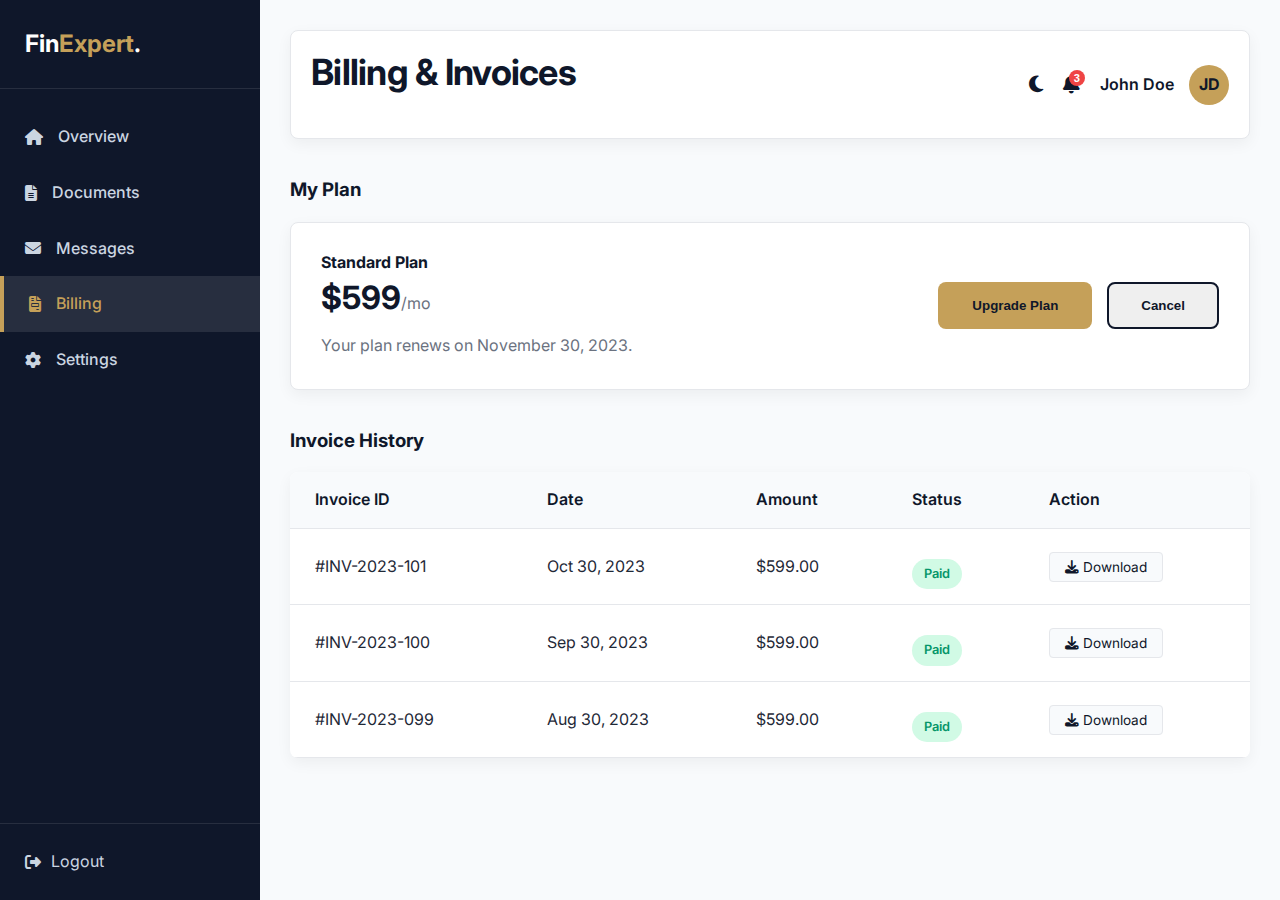
<file: billing.html>
<!DOCTYPE html>
<html lang="en">
<head>
    <meta charset="UTF-8">
    <meta name="viewport" content="width=device-width, initial-scale=1.0">
    <meta name="description" content="Billing & Invoices - FinExpert">
    <title>Billing - FinExpert</title>
    
    <!-- Fonts -->
    <link rel="preconnect" href="https://fonts.googleapis.com">
    <link rel="preconnect" href="https://fonts.gstatic.com" crossorigin>
    <link href="https://fonts.googleapis.com/css2?family=Inter:wght@300;400;600;700&display=swap" rel="stylesheet">
    
    <!-- Icons -->
    <link rel="stylesheet" href="https://cdnjs.cloudflare.com/ajax/libs/font-awesome/6.4.0/css/all.min.css">

    <link rel="stylesheet" href="style.css">
</head>
<body>

    <div class="dashboard-container">
        <!-- Sidebar -->
        <aside class="sidebar">
            <div class="sidebar-header">
                <a href="index.html" class="logo" style="color: var(--white);">Fin<span>Expert</span>.</a>
            </div>
            <ul class="sidebar-menu">
                <li><a href="dashboard.html"><i class="fas fa-home"></i> Overview</a></li>
                <li><a href="documents.html"><i class="fas fa-file-alt"></i> Documents</a></li>
                <li><a href="messages.html"><i class="fas fa-envelope"></i> Messages</a></li>
                <li><a href="billing.html" class="active"><i class="fas fa-file-invoice"></i> Billing</a></li>
                <li><a href="settings.html"><i class="fas fa-cog"></i> Settings</a></li>
            </ul>
            <div class="sidebar-footer">
                <a href="index.html"><i class="fas fa-sign-out-alt"></i> Logout</a>
            </div>
        </aside>

        <!-- Main Content -->
        <main class="main-content">
            <header class="dashboard-header">
                <div class="header-left">
                    <div class="mobile-toggle" id="sidebar-toggle"><i class="fas fa-bars"></i></div>
                    <h2>Billing & Invoices</h2>
                </div>
                <div class="header-right">
                    <button id="theme-toggle" aria-label="Toggle Dark Mode"><i class="fas fa-moon"></i></button>
                    <div class="notifications-dropdown">
                        <button id="notifications-btn" class="notifications-btn" aria-label="Notifications">
                            <i class="fas fa-bell"></i>
                            <span class="notification-badge">3</span>
                        </button>
                        <div id="notifications-menu" class="notifications-menu">
                            <div class="notifications-header">
                                Notifications
                                <button id="mark-all-read" class="mark-all-read">Mark all as read</button>
                            </div>
                            <div class="notification-item">
                                <div class="notification-icon" style="background-color: #fee2e2; color: #ef4444;"><i class="fas fa-exclamation-circle"></i></div>
                                <div class="notification-content">
                                    <p>Tax filing deadline approaching!</p>
                                    <span class="time">2 hours ago</span>
                                </div>
                            </div>
                            <div class="notification-item">
                                <div class="notification-icon" style="background-color: #d1fae5; color: #059669;"><i class="fas fa-check-circle"></i></div>
                                <div class="notification-content">
                                    <p>Invoice #1023 has been paid.</p>
                                    <span class="time">5 hours ago</span>
                                </div>
                            </div>
                            <div class="notification-item">
                                <div class="notification-icon" style="background-color: #e0f2fe; color: #0ea5e9;"><i class="fas fa-info-circle"></i></div>
                                <div class="notification-content">
                                    <p>New document uploaded by Mike.</p>
                                    <span class="time">1 day ago</span>
                                </div>
                            </div>
                            <div class="notifications-footer">
                                <a href="#">View All Notifications</a>
                            </div>
                        </div>
                    </div>
                    <div class="user-profile">
                        <span>John Doe</span>
                        <div class="avatar">JD</div>
                    </div>
                </div>
            </header>

            <div class="dashboard-content">
                <!-- Current Plan Section -->
                <section class="current-plan-section">
                    <h3 style="margin-bottom: 20px;">My Plan</h3>
                    <div class="plan-card">
                        <div class="plan-details">
                            <h4>Standard Plan</h4>
                            <div class="price">$599<span>/mo</span></div>
                            <p>Your plan renews on November 30, 2023.</p>
                        </div>
                        <div class="plan-actions">
                            <button class="btn btn-primary">Upgrade Plan</button>
                            <button class="btn btn-outline-dark">Cancel</button>
                        </div>
                    </div>
                </section>

                <!-- Invoice History Section -->
                <section class="invoice-history-section" style="margin-top: 40px;">
                    <h3 style="margin-bottom: 20px;">Invoice History</h3>
                    <div class="table-responsive">
                        <table class="files-table">
                            <thead>
                                <tr>
                                    <th>Invoice ID</th>
                                    <th>Date</th>
                                    <th>Amount</th>
                                    <th>Status</th>
                                    <th>Action</th>
                                </tr>
                            </thead>
                            <tbody>
                                <tr>
                                    <td>#INV-2023-101</td>
                                    <td>Oct 30, 2023</td>
                                    <td>$599.00</td>
                                    <td><span class="status status-paid">Paid</span></td>
                                    <td><a href="#" class="btn-sm"><i class="fas fa-download"></i> Download</a></td>
                                </tr>
                                <tr>
                                    <td>#INV-2023-100</td>
                                    <td>Sep 30, 2023</td>
                                    <td>$599.00</td>
                                    <td><span class="status status-paid">Paid</span></td>
                                    <td><a href="#" class="btn-sm"><i class="fas fa-download"></i> Download</a></td>
                                </tr>
                                <tr>
                                    <td>#INV-2023-099</td>
                                    <td>Aug 30, 2023</td>
                                    <td>$599.00</td>
                                    <td><span class="status status-paid">Paid</span></td>
                                    <td><a href="#" class="btn-sm"><i class="fas fa-download"></i> Download</a></td>
                                </tr>
                            </tbody>
                        </table>
                    </div>
                </section>
            </div>
        </main>
    </div>

    <script src="script.js"></script>
</body>
</html>
</file>
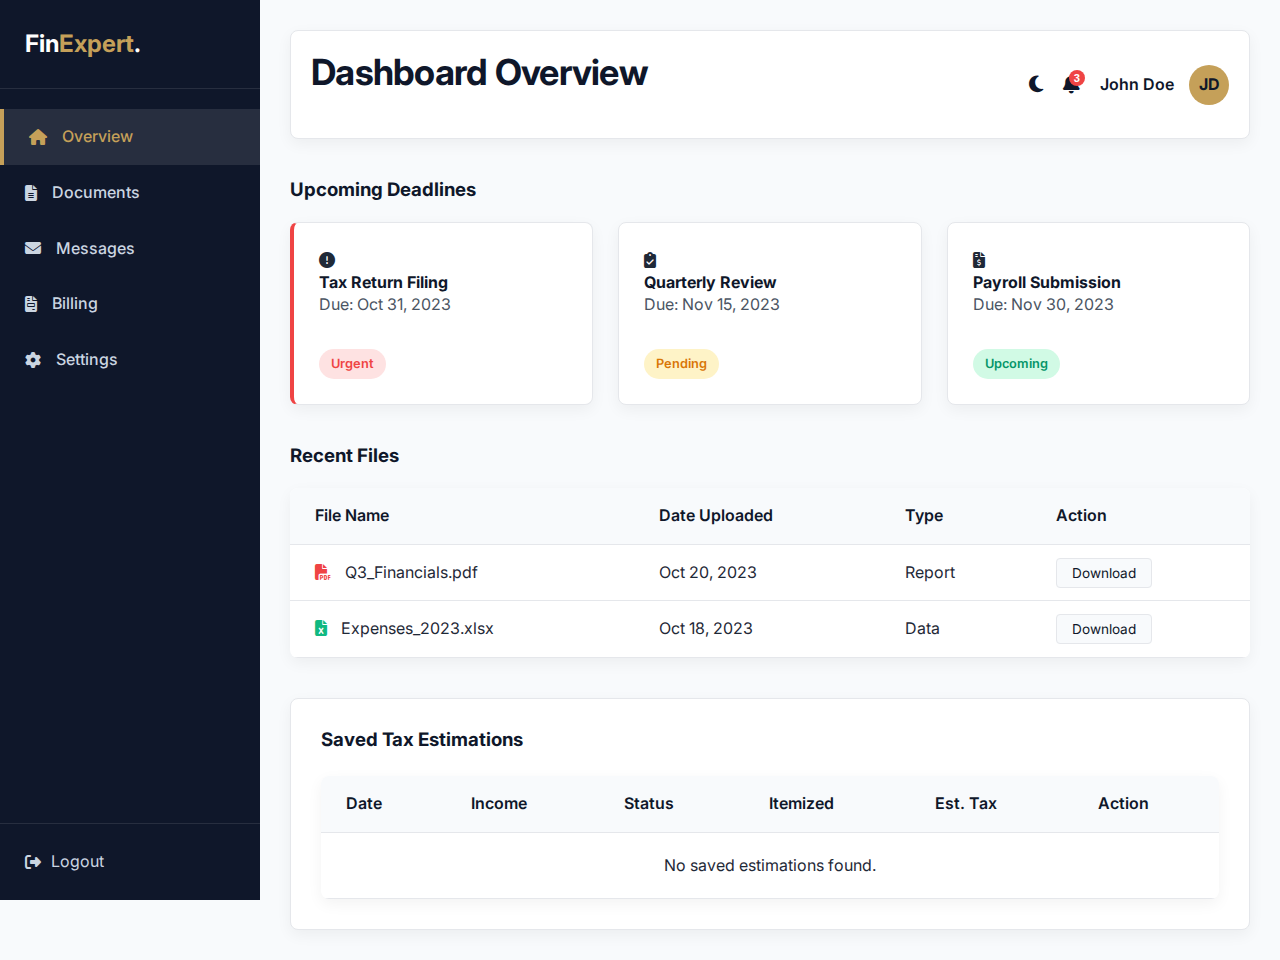
<file: dashboard.html>
<!DOCTYPE html>
<html lang="en">
<head>
    <meta charset="UTF-8">
    <meta name="viewport" content="width=device-width, initial-scale=1.0">
    <meta name="description" content="Client Dashboard - FinExpert">
    <title>Client Dashboard - FinExpert</title>
    
    <!-- Fonts -->
    <link rel="preconnect" href="https://fonts.googleapis.com">
    <link rel="preconnect" href="https://fonts.gstatic.com" crossorigin>
    <link href="https://fonts.googleapis.com/css2?family=Inter:wght@300;400;600;700&display=swap" rel="stylesheet">
    
    <!-- Icons -->
    <link rel="stylesheet" href="https://cdnjs.cloudflare.com/ajax/libs/font-awesome/6.4.0/css/all.min.css">

    <link rel="stylesheet" href="style.css">
</head>
<body>

    <div class="dashboard-container">
        <!-- Sidebar -->
        <aside class="sidebar">
            <div class="sidebar-header">
                <a href="index.html" class="logo" style="color: var(--white);">Fin<span>Expert</span>.</a>
            </div>
            <ul class="sidebar-menu">
                <li><a href="dashboard.html" class="active"><i class="fas fa-home"></i> Overview</a></li>
                <li><a href="documents.html"><i class="fas fa-file-alt"></i> Documents</a></li>
                <li><a href="messages.html"><i class="fas fa-envelope"></i> Messages</a></li>
                <li><a href="billing.html"><i class="fas fa-file-invoice"></i> Billing</a></li>
                <li><a href="settings.html"><i class="fas fa-cog"></i> Settings</a></li>
            </ul>
            <div class="sidebar-footer">
                <a href="index.html"><i class="fas fa-sign-out-alt"></i> Logout</a>
            </div>
        </aside>

        <!-- Main Content -->
        <main class="main-content">
            <header class="dashboard-header">
                <div class="header-left">
                    <div class="mobile-toggle" id="sidebar-toggle"><i class="fas fa-bars"></i></div>
                    <h2>Dashboard Overview</h2>
                </div>
                <div class="header-right">
                    <button id="theme-toggle" aria-label="Toggle Dark Mode"><i class="fas fa-moon"></i></button>
                    <div class="notifications-dropdown">
                        <button id="notifications-btn" class="notifications-btn" aria-label="Notifications">
                            <i class="fas fa-bell"></i>
                            <span class="notification-badge">3</span>
                        </button>
                        <div id="notifications-menu" class="notifications-menu">
                            <div class="notifications-header">
                                Notifications
                                <button id="mark-all-read" class="mark-all-read">Mark all as read</button>
                            </div>
                            <div class="notification-item">
                                <div class="notification-icon" style="background-color: #fee2e2; color: #ef4444;"><i class="fas fa-exclamation-circle"></i></div>
                                <div class="notification-content">
                                    <p>Tax filing deadline approaching!</p>
                                    <span class="time">2 hours ago</span>
                                </div>
                            </div>
                            <div class="notification-item">
                                <div class="notification-icon" style="background-color: #d1fae5; color: #059669;"><i class="fas fa-check-circle"></i></div>
                                <div class="notification-content">
                                    <p>Invoice #1023 has been paid.</p>
                                    <span class="time">5 hours ago</span>
                                </div>
                            </div>
                            <div class="notification-item">
                                <div class="notification-icon" style="background-color: #e0f2fe; color: #0ea5e9;"><i class="fas fa-info-circle"></i></div>
                                <div class="notification-content">
                                    <p>New document uploaded by Mike.</p>
                                    <span class="time">1 day ago</span>
                                </div>
                            </div>
                            <div class="notifications-footer">
                                <a href="#">View All Notifications</a>
                            </div>
                        </div>
                    </div>
                    <div class="user-profile">
                        <span>John Doe</span>
                        <div class="avatar">JD</div>
                    </div>
                </div>
            </header>

            <div class="dashboard-content">
                <!-- Upcoming Deadlines -->
                <section class="deadlines-section">
                    <h3 style="margin-bottom: 20px;">Upcoming Deadlines</h3>
                    <div class="deadlines-grid">
                        <div class="deadline-card urgent">
                            <div class="card-icon"><i class="fas fa-exclamation-circle"></i></div>
                            <h4>Tax Return Filing</h4>
                            <p>Due: Oct 31, 2023</p>
                            <span class="status status-urgent">Urgent</span>
                        </div>
                        <div class="deadline-card">
                            <div class="card-icon"><i class="fas fa-clipboard-check"></i></div>
                            <h4>Quarterly Review</h4>
                            <p>Due: Nov 15, 2023</p>
                            <span class="status status-pending">Pending</span>
                        </div>
                        <div class="deadline-card">
                            <div class="card-icon"><i class="fas fa-file-invoice-dollar"></i></div>
                            <h4>Payroll Submission</h4>
                            <p>Due: Nov 30, 2023</p>
                            <span class="status status-upcoming">Upcoming</span>
                        </div>
                    </div>
                </section>

                <!-- Recent Files -->
                <section class="files-section" style="margin-top: 40px;">
                    <h3 style="margin-bottom: 20px;">Recent Files</h3>
                    <div class="table-responsive">
                        <table class="files-table">
                            <thead>
                                <tr>
                                    <th>File Name</th>
                                    <th>Date Uploaded</th>
                                    <th>Type</th>
                                    <th>Action</th>
                                </tr>
                            </thead>
                            <tbody>
                                <tr>
                                    <td><i class="fas fa-file-pdf" style="color: #ef4444; margin-right: 10px;"></i> Q3_Financials.pdf</td>
                                    <td>Oct 20, 2023</td>
                                    <td>Report</td>
                                    <td><a href="#" class="btn-sm">Download</a></td>
                                </tr>
                                <tr>
                                    <td><i class="fas fa-file-excel" style="color: #10b981; margin-right: 10px;"></i> Expenses_2023.xlsx</td>
                                    <td>Oct 18, 2023</td>
                                    <td>Data</td>
                                    <td><a href="#" class="btn-sm">Download</a></td>
                                </tr>
                            </tbody>
                        </table>
                    </div>
                </section>

                <!-- Saved Tax Estimations -->
                <section class="settings-card" style="margin-top: 40px;">
                    <div style="display: flex; justify-content: space-between; align-items: center; margin-bottom: 20px;">
                        <h3>Saved Tax Estimations</h3>
                        <button id="clear-history-btn" class="btn-sm" style="color: #ef4444; border-color: #ef4444; display: none;">
                            <i class="fas fa-trash-sweep"></i> Clear All History
                        </button>
                    </div>
                    <div class="table-responsive">
                        <table class="files-table">
                            <thead>
                                <tr>
                                    <th>Date</th>
                                    <th>Income</th>
                                    <th>Status</th>
                                    <th>Itemized</th>
                                    <th>Est. Tax</th>
                                    <th>Action</th>
                                </tr>
                            </thead>
                            <tbody id="saved-estimations-body">
                                <!-- Data populated by JavaScript -->
                            </tbody>
                        </table>
                    </div>
                </section>
            </div>
        </main>
    </div>

    <script src="script.js"></script>
</body>
</html>
</file>
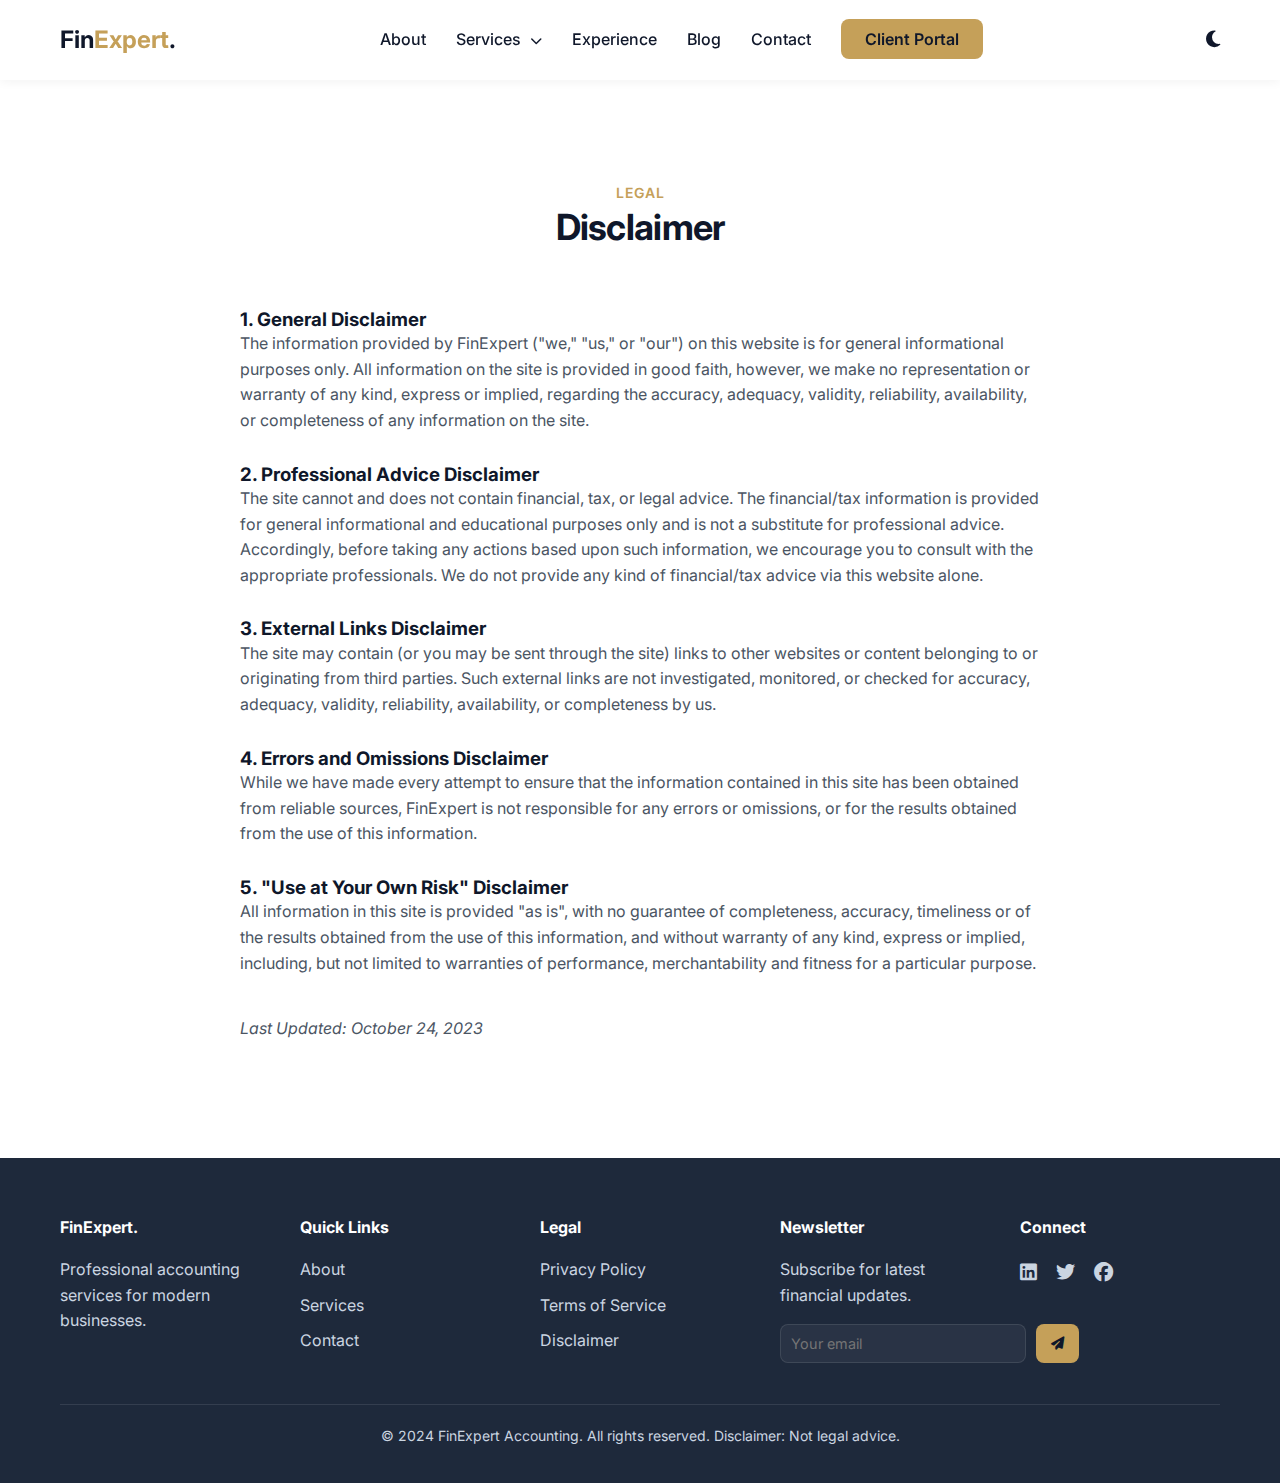
<file: disclaimer.html>
<!DOCTYPE html>
<html lang="en">
<head>
    <meta charset="UTF-8">
    <meta name="viewport" content="width=device-width, initial-scale=1.0">
    <meta name="description" content="Disclaimer for FinExpert - Chartered Accountant Portfolio.">
    <title>Disclaimer - FinExpert</title>
    
    <!-- Fonts -->
    <link rel="preconnect" href="https://fonts.googleapis.com">
    <link rel="preconnect" href="https://fonts.gstatic.com" crossorigin>
    <link href="https://fonts.googleapis.com/css2?family=Inter:wght@300;400;600;700&display=swap" rel="stylesheet">
    
    <!-- Icons -->
    <link rel="stylesheet" href="https://cdnjs.cloudflare.com/ajax/libs/font-awesome/6.4.0/css/all.min.css">

    <link rel="stylesheet" href="style.css">
</head>
<body>

    <!-- Navigation -->
    <nav>
        <div class="container nav-container">
            <a href="index.html" class="logo">Fin<span>Expert</span>.</a>
            <ul class="nav-links">
                <li><a href="index.html#about">About</a></li>
                <li class="dropdown">
                    <a href="index.html#services">Services <i class="fas fa-chevron-down"></i></a>
                    <ul class="dropdown-menu">
                        <li><a href="index.html#services">Tax Filing</a></li>
                        <li><a href="index.html#services">Bookkeeping</a></li>
                        <li><a href="index.html#services">Audit & Assurance</a></li>
                        <li><a href="index.html#services">Financial Advisory</a></li>
                    </ul>
                </li>
                <li><a href="index.html#experience">Experience</a></li>
                <li><a href="index.html#blog">Blog</a></li>
                <li><a href="index.html#contact">Contact</a></li>
                <li><a href="#" id="login-btn" class="nav-btn">Client Portal</a></li>
            </ul>
            <button id="theme-toggle" aria-label="Toggle Dark Mode"><i class="fas fa-moon"></i></button>
            <div class="mobile-menu-btn"><i class="fas fa-bars"></i></div>
        </div>
    </nav>

    <!-- Disclaimer Content -->
    <section class="section-padding" style="margin-top: 80px;">
        <div class="container">
            <div class="section-header">
                <span>Legal</span>
                <h2>Disclaimer</h2>
            </div>
            
            <div style="max-width: 800px; margin: 0 auto;">
                <h3>1. General Disclaimer</h3>
                <p>The information provided by FinExpert ("we," "us," or "our") on this website is for general informational purposes only. All information on the site is provided in good faith, however, we make no representation or warranty of any kind, express or implied, regarding the accuracy, adequacy, validity, reliability, availability, or completeness of any information on the site.</p>
                
                <h3 style="margin-top: 30px;">2. Professional Advice Disclaimer</h3>
                <p>The site cannot and does not contain financial, tax, or legal advice. The financial/tax information is provided for general informational and educational purposes only and is not a substitute for professional advice. Accordingly, before taking any actions based upon such information, we encourage you to consult with the appropriate professionals. We do not provide any kind of financial/tax advice via this website alone.</p>

                <h3 style="margin-top: 30px;">3. External Links Disclaimer</h3>
                <p>The site may contain (or you may be sent through the site) links to other websites or content belonging to or originating from third parties. Such external links are not investigated, monitored, or checked for accuracy, adequacy, validity, reliability, availability, or completeness by us.</p>

                <h3 style="margin-top: 30px;">4. Errors and Omissions Disclaimer</h3>
                <p>While we have made every attempt to ensure that the information contained in this site has been obtained from reliable sources, FinExpert is not responsible for any errors or omissions, or for the results obtained from the use of this information.</p>

                <h3 style="margin-top: 30px;">5. "Use at Your Own Risk" Disclaimer</h3>
                <p>All information in this site is provided "as is", with no guarantee of completeness, accuracy, timeliness or of the results obtained from the use of this information, and without warranty of any kind, express or implied, including, but not limited to warranties of performance, merchantability and fitness for a particular purpose.</p>
                
                <div style="margin-top: 40px;">
                    <p><em>Last Updated: October 24, 2023</em></p>
                </div>
            </div>
        </div>
    </section>

    <!-- Footer -->
    <footer>
        <div class="container">
            <div class="footer-grid">
                <div class="footer-col">
                    <h4>FinExpert.</h4>
                    <p>Professional accounting services for modern businesses.</p>
                </div>
                <div class="footer-col">
                    <h4>Quick Links</h4>
                    <ul class="footer-links">
                        <li><a href="index.html#about">About</a></li>
                        <li><a href="index.html#services">Services</a></li>
                        <li><a href="index.html#contact">Contact</a></li>
                    </ul>
                </div>
                <div class="footer-col">
                    <h4>Legal</h4>
                    <ul class="footer-links">
                        <li><a href="privacy-policy.html">Privacy Policy</a></li>
                        <li><a href="terms-of-service.html">Terms of Service</a></li>
                        <li><a href="disclaimer.html">Disclaimer</a></li>
                    </ul>
                </div>
                <div class="footer-col">
                    <h4>Newsletter</h4>
                    <p>Subscribe for latest financial updates.</p>
                    <form id="newsletter-form" class="newsletter-form">
                        <input type="email" id="newsletter-email" placeholder="Your email" required>
                        <button type="submit" aria-label="Subscribe"><i class="fas fa-paper-plane"></i></button>
                    </form>
                </div>
                <div class="footer-col">
                    <h4>Connect</h4>
                    <div class="social-links">
                        <a href="#"><i class="fab fa-linkedin"></i></a>
                        <a href="#"><i class="fab fa-twitter"></i></a>
                        <a href="#"><i class="fab fa-facebook"></i></a>
                    </div>
                </div>
            </div>
            <div class="copyright">
                <p>&copy; 2024 FinExpert Accounting. All rights reserved. Disclaimer: Not legal advice.</p>
            </div>
        </div>
    </footer>

    <!-- Login Modal -->
    <div id="login-modal" class="modal">
        <div class="modal-content">
            <span class="close-modal">&times;</span>
            <div class="section-header" style="margin-bottom: 30px;">
                <span>Welcome Back</span>
                <h2 style="font-size: 1.8rem;">Client Login</h2>
            </div>
            <form id="login-form">
                <div class="form-group">
                    <label for="login-email">Email Address</label>
                    <input type="email" id="login-email" class="form-control" placeholder="john@example.com" required>
                </div>
                <div class="form-group">
                    <label for="login-password">Password</label>
                    <input type="password" id="login-password" class="form-control" placeholder="********" required>
                </div>
                <button type="submit" class="btn btn-primary" style="width: 100%;">Login</button>
                <p style="margin-top: 15px; text-align: center; font-size: 0.9rem;">
                    <a href="#" id="forgot-password-link" style="color: var(--accent-gold);">Forgot Password?</a>
                </p>
            </form>
        </div>
    </div>

    <!-- Forgot Password Modal -->
    <div id="forgot-password-modal" class="modal">
        <div class="modal-content">
            <span class="close-modal">&times;</span>
            <div class="section-header" style="margin-bottom: 30px;">
                <span>Account Recovery</span>
                <h2 style="font-size: 1.8rem;">Forgot Password</h2>
            </div>
            <form id="forgot-password-form">
                <p style="margin-bottom: 20px; text-align: center; color: #6b7280;">Enter your email address and we'll send you a link to reset your password.</p>
                <div class="form-group">
                    <label for="forgot-email">Email Address</label>
                    <input type="email" id="forgot-email" class="form-control" placeholder="john@example.com" required>
                </div>
                <button type="submit" class="btn btn-primary" style="width: 100%;">Send Reset Link</button>
                <p style="margin-top: 15px; text-align: center; font-size: 0.9rem;">
                    <a href="#" id="back-to-login" style="color: var(--accent-gold);">Back to Login</a>
                </p>
            </form>
        </div>
    </div>

    <script src="script.js"></script>
</body>
</html>
</file>
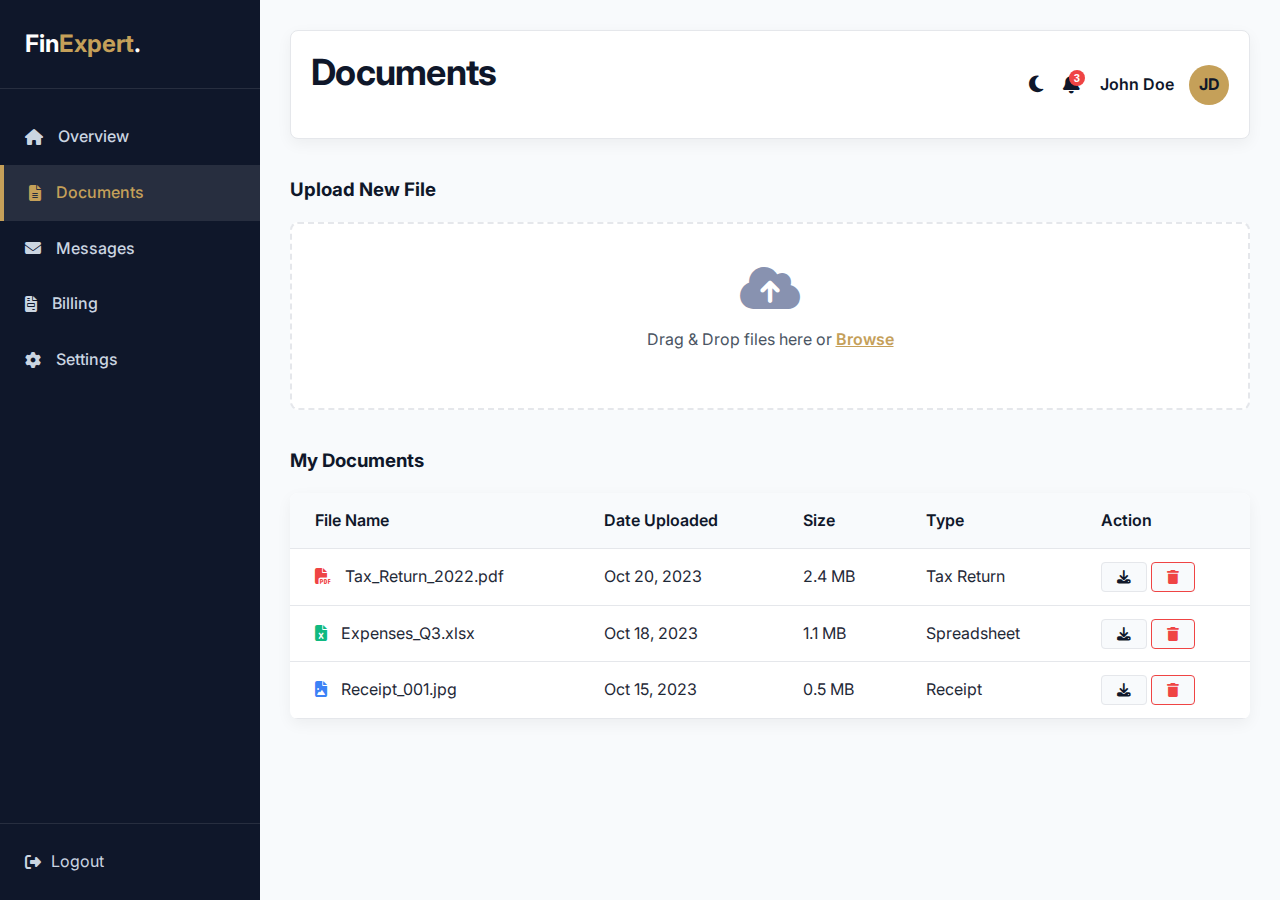
<file: documents.html>
<!DOCTYPE html>
<html lang="en">
<head>
    <meta charset="UTF-8">
    <meta name="viewport" content="width=device-width, initial-scale=1.0">
    <meta name="description" content="Client Documents - FinExpert">
    <title>Documents - FinExpert</title>
    
    <!-- Fonts -->
    <link rel="preconnect" href="https://fonts.googleapis.com">
    <link rel="preconnect" href="https://fonts.gstatic.com" crossorigin>
    <link href="https://fonts.googleapis.com/css2?family=Inter:wght@300;400;600;700&display=swap" rel="stylesheet">
    
    <!-- Icons -->
    <link rel="stylesheet" href="https://cdnjs.cloudflare.com/ajax/libs/font-awesome/6.4.0/css/all.min.css">

    <link rel="stylesheet" href="style.css">
</head>
<body>

    <div class="dashboard-container">
        <!-- Sidebar -->
        <aside class="sidebar">
            <div class="sidebar-header">
                <a href="index.html" class="logo" style="color: var(--white);">Fin<span>Expert</span>.</a>
            </div>
            <ul class="sidebar-menu">
                <li><a href="dashboard.html"><i class="fas fa-home"></i> Overview</a></li>
                <li><a href="documents.html" class="active"><i class="fas fa-file-alt"></i> Documents</a></li>
                <li><a href="messages.html"><i class="fas fa-envelope"></i> Messages</a></li>
                <li><a href="billing.html"><i class="fas fa-file-invoice"></i> Billing</a></li>
                <li><a href="settings.html"><i class="fas fa-cog"></i> Settings</a></li>
            </ul>
            <div class="sidebar-footer">
                <a href="index.html"><i class="fas fa-sign-out-alt"></i> Logout</a>
            </div>
        </aside>

        <!-- Main Content -->
        <main class="main-content">
            <header class="dashboard-header">
                <div class="header-left">
                    <div class="mobile-toggle" id="sidebar-toggle"><i class="fas fa-bars"></i></div>
                    <h2>Documents</h2>
                </div>
                <div class="header-right">
                    <button id="theme-toggle" aria-label="Toggle Dark Mode"><i class="fas fa-moon"></i></button>
                    <div class="notifications-dropdown">
                        <button id="notifications-btn" class="notifications-btn" aria-label="Notifications">
                            <i class="fas fa-bell"></i>
                            <span class="notification-badge">3</span>
                        </button>
                        <div id="notifications-menu" class="notifications-menu">
                            <div class="notifications-header">
                                Notifications
                                <button id="mark-all-read" class="mark-all-read">Mark all as read</button>
                            </div>
                            <div class="notification-item">
                                <div class="notification-icon" style="background-color: #fee2e2; color: #ef4444;"><i class="fas fa-exclamation-circle"></i></div>
                                <div class="notification-content">
                                    <p>Tax filing deadline approaching!</p>
                                    <span class="time">2 hours ago</span>
                                </div>
                            </div>
                            <div class="notification-item">
                                <div class="notification-icon" style="background-color: #d1fae5; color: #059669;"><i class="fas fa-check-circle"></i></div>
                                <div class="notification-content">
                                    <p>Invoice #1023 has been paid.</p>
                                    <span class="time">5 hours ago</span>
                                </div>
                            </div>
                            <div class="notification-item">
                                <div class="notification-icon" style="background-color: #e0f2fe; color: #0ea5e9;"><i class="fas fa-info-circle"></i></div>
                                <div class="notification-content">
                                    <p>New document uploaded by Mike.</p>
                                    <span class="time">1 day ago</span>
                                </div>
                            </div>
                            <div class="notifications-footer">
                                <a href="#">View All Notifications</a>
                            </div>
                        </div>
                    </div>
                    <div class="user-profile">
                        <span>John Doe</span>
                        <div class="avatar">JD</div>
                    </div>
                </div>
            </header>

            <div class="dashboard-content">
                <!-- Upload Area -->
                <section class="upload-section">
                    <h3 style="margin-bottom: 20px;">Upload New File</h3>
                    <div class="upload-area" id="upload-area">
                        <i class="fas fa-cloud-upload-alt"></i>
                        <p>Drag & Drop files here or <span class="browse-btn">Browse</span></p>
                        <input type="file" id="file-input" hidden>
                    </div>
                </section>

                <!-- Documents List -->
                <section class="files-section" style="margin-top: 40px;">
                    <h3 style="margin-bottom: 20px;">My Documents</h3>
                    <div class="table-responsive">
                        <table class="files-table">
                            <thead>
                                <tr>
                                    <th>File Name</th>
                                    <th>Date Uploaded</th>
                                    <th>Size</th>
                                    <th>Type</th>
                                    <th>Action</th>
                                </tr>
                            </thead>
                            <tbody>
                                <tr>
                                    <td><i class="fas fa-file-pdf" style="color: #ef4444; margin-right: 10px;"></i> Tax_Return_2022.pdf</td>
                                    <td>Oct 20, 2023</td>
                                    <td>2.4 MB</td>
                                    <td>Tax Return</td>
                                    <td>
                                        <a href="#" class="btn-sm" title="Download"><i class="fas fa-download"></i></a>
                                        <a href="#" class="btn-sm" style="color: #ef4444; border-color: #ef4444;" title="Delete"><i class="fas fa-trash"></i></a>
                                    </td>
                                </tr>
                                <tr>
                                    <td><i class="fas fa-file-excel" style="color: #10b981; margin-right: 10px;"></i> Expenses_Q3.xlsx</td>
                                    <td>Oct 18, 2023</td>
                                    <td>1.1 MB</td>
                                    <td>Spreadsheet</td>
                                    <td>
                                        <a href="#" class="btn-sm" title="Download"><i class="fas fa-download"></i></a>
                                        <a href="#" class="btn-sm" style="color: #ef4444; border-color: #ef4444;" title="Delete"><i class="fas fa-trash"></i></a>
                                    </td>
                                </tr>
                                <tr>
                                    <td><i class="fas fa-file-image" style="color: #3b82f6; margin-right: 10px;"></i> Receipt_001.jpg</td>
                                    <td>Oct 15, 2023</td>
                                    <td>0.5 MB</td>
                                    <td>Receipt</td>
                                    <td>
                                        <a href="#" class="btn-sm" title="Download"><i class="fas fa-download"></i></a>
                                        <a href="#" class="btn-sm" style="color: #ef4444; border-color: #ef4444;" title="Delete"><i class="fas fa-trash"></i></a>
                                    </td>
                                </tr>
                            </tbody>
                        </table>
                    </div>
                </section>
            </div>
        </main>
    </div>

    <script src="script.js"></script>
</body>
</html>
</file>
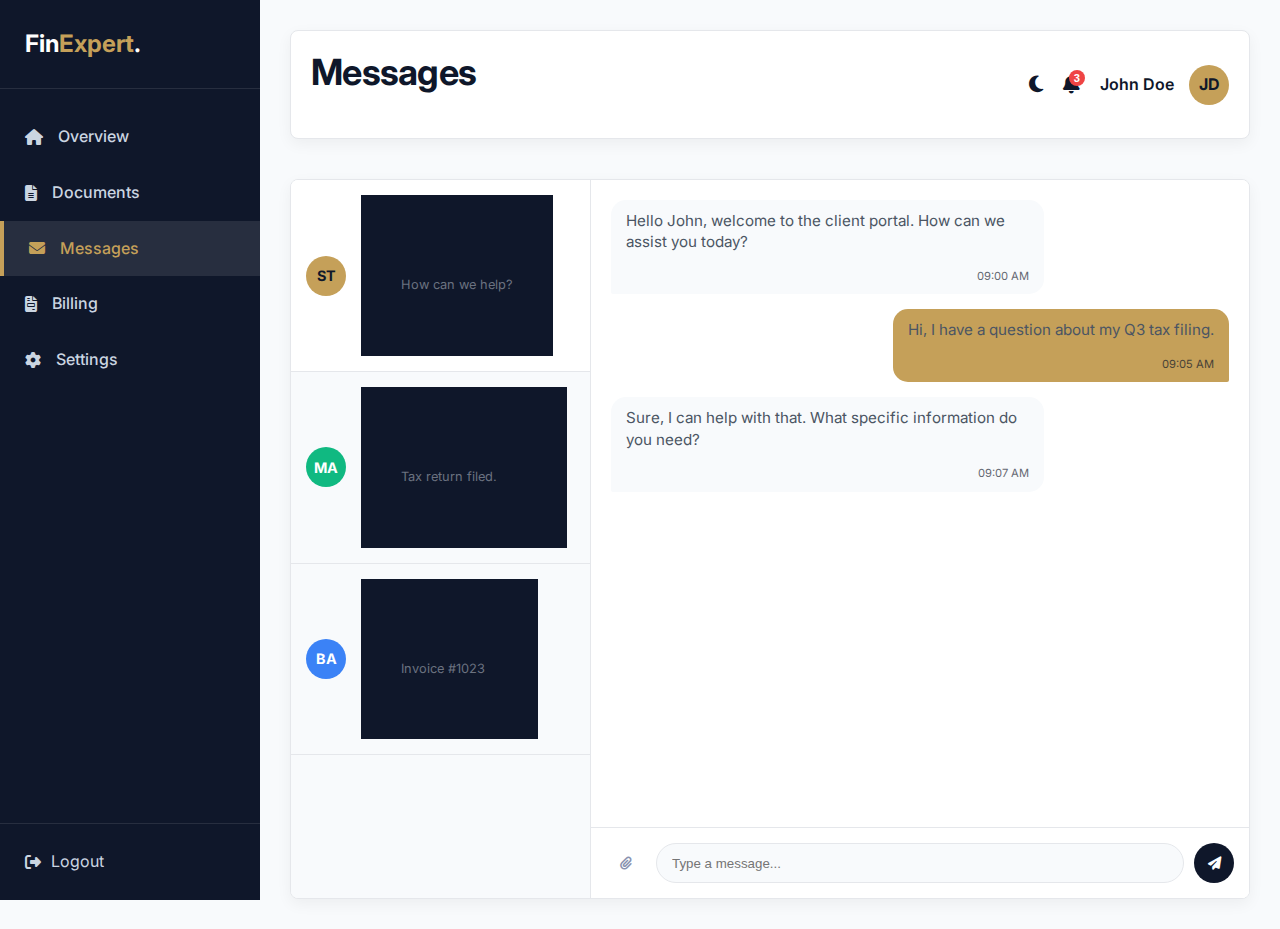
<file: messages.html>
<!DOCTYPE html>
<html lang="en">
<head>
    <meta charset="UTF-8">
    <meta name="viewport" content="width=device-width, initial-scale=1.0">
    <meta name="description" content="Client Messages - FinExpert">
    <title>Messages - FinExpert</title>
    
    <!-- Fonts -->
    <link rel="preconnect" href="https://fonts.googleapis.com">
    <link rel="preconnect" href="https://fonts.gstatic.com" crossorigin>
    <link href="https://fonts.googleapis.com/css2?family=Inter:wght@300;400;600;700&display=swap" rel="stylesheet">
    
    <!-- Icons -->
    <link rel="stylesheet" href="https://cdnjs.cloudflare.com/ajax/libs/font-awesome/6.4.0/css/all.min.css">

    <link rel="stylesheet" href="style.css">
</head>
<body>

    <div class="dashboard-container">
        <!-- Sidebar -->
        <aside class="sidebar">
            <div class="sidebar-header">
                <a href="index.html" class="logo" style="color: var(--white);">Fin<span>Expert</span>.</a>
            </div>
            <ul class="sidebar-menu">
                <li><a href="dashboard.html"><i class="fas fa-home"></i> Overview</a></li>
                <li><a href="documents.html"><i class="fas fa-file-alt"></i> Documents</a></li>
                <li><a href="messages.html" class="active"><i class="fas fa-envelope"></i> Messages</a></li>
                <li><a href="billing.html"><i class="fas fa-file-invoice"></i> Billing</a></li>
                <li><a href="settings.html"><i class="fas fa-cog"></i> Settings</a></li>
            </ul>
            <div class="sidebar-footer">
                <a href="index.html"><i class="fas fa-sign-out-alt"></i> Logout</a>
            </div>
        </aside>

        <!-- Main Content -->
        <main class="main-content">
            <header class="dashboard-header">
                <div class="header-left">
                    <div class="mobile-toggle" id="sidebar-toggle"><i class="fas fa-bars"></i></div>
                    <h2>Messages</h2>
                </div>
                <div class="header-right">
                    <button id="theme-toggle" aria-label="Toggle Dark Mode"><i class="fas fa-moon"></i></button>
                    <div class="notifications-dropdown">
                        <button id="notifications-btn" class="notifications-btn" aria-label="Notifications">
                            <i class="fas fa-bell"></i>
                            <span class="notification-badge">3</span>
                        </button>
                        <div id="notifications-menu" class="notifications-menu">
                            <div class="notifications-header">
                                Notifications
                                <button id="mark-all-read" class="mark-all-read">Mark all as read</button>
                            </div>
                            <div class="notification-item">
                                <div class="notification-icon" style="background-color: #fee2e2; color: #ef4444;"><i class="fas fa-exclamation-circle"></i></div>
                                <div class="notification-content">
                                    <p>Tax filing deadline approaching!</p>
                                    <span class="time">2 hours ago</span>
                                </div>
                            </div>
                            <div class="notification-item">
                                <div class="notification-icon" style="background-color: #d1fae5; color: #059669;"><i class="fas fa-check-circle"></i></div>
                                <div class="notification-content">
                                    <p>Invoice #1023 has been paid.</p>
                                    <span class="time">5 hours ago</span>
                                </div>
                            </div>
                            <div class="notification-item">
                                <div class="notification-icon" style="background-color: #e0f2fe; color: #0ea5e9;"><i class="fas fa-info-circle"></i></div>
                                <div class="notification-content">
                                    <p>New document uploaded by Mike.</p>
                                    <span class="time">1 day ago</span>
                                </div>
                            </div>
                            <div class="notifications-footer">
                                <a href="#">View All Notifications</a>
                            </div>
                        </div>
                    </div>
                    <div class="user-profile">
                        <span>John Doe</span>
                        <div class="avatar">JD</div>
                    </div>
                </div>
            </header>

            <div class="dashboard-content">
                <div class="chat-interface">
                    <!-- Contacts Sidebar -->
                    <div class="chat-contacts">
                        <div class="contact-item active">
                            <div class="avatar">ST</div>
                            <div class="contact-info">
                                <h4>Support Team</h4>
                                <p>How can we help?</p>
                            </div>
                        </div>
                        <div class="contact-item">
                            <div class="avatar" style="background-color: #10b981; color: white;">MA</div>
                            <div class="contact-info">
                                <h4>Mike Accountant</h4>
                                <p>Tax return filed.</p>
                            </div>
                        </div>
                        <div class="contact-item">
                            <div class="avatar" style="background-color: #3b82f6; color: white;">BA</div>
                            <div class="contact-info">
                                <h4>Billing Admin</h4>
                                <p>Invoice #1023</p>
                            </div>
                        </div>
                    </div>

                    <!-- Chat Area -->
                    <div class="chat-area">
                        <div class="chat-header-mobile">
                            <h4>Support Team</h4>
                        </div>
                        <div class="chat-messages" id="chat-messages">
                            <div class="message received">
                                <p>Hello John, welcome to the client portal. How can we assist you today?</p>
                                <span class="time">09:00 AM</span>
                            </div>
                            <div class="message sent">
                                <p>Hi, I have a question about my Q3 tax filing.</p>
                                <span class="time">09:05 AM</span>
                            </div>
                            <div class="message received">
                                <p>Sure, I can help with that. What specific information do you need?</p>
                                <span class="time">09:07 AM</span>
                            </div>
                        </div>
                        <div class="chat-input-wrapper">
                            <form id="chat-form">
                                <button type="button" class="attach-btn"><i class="fas fa-paperclip"></i></button>
                                <input type="text" id="chat-input" placeholder="Type a message..." autocomplete="off">
                                <button type="submit" class="send-btn"><i class="fas fa-paper-plane"></i></button>
                            </form>
                        </div>
                    </div>
                </div>
            </div>
        </main>
    </div>

    <script src="script.js"></script>
</body>
</html>
</file>
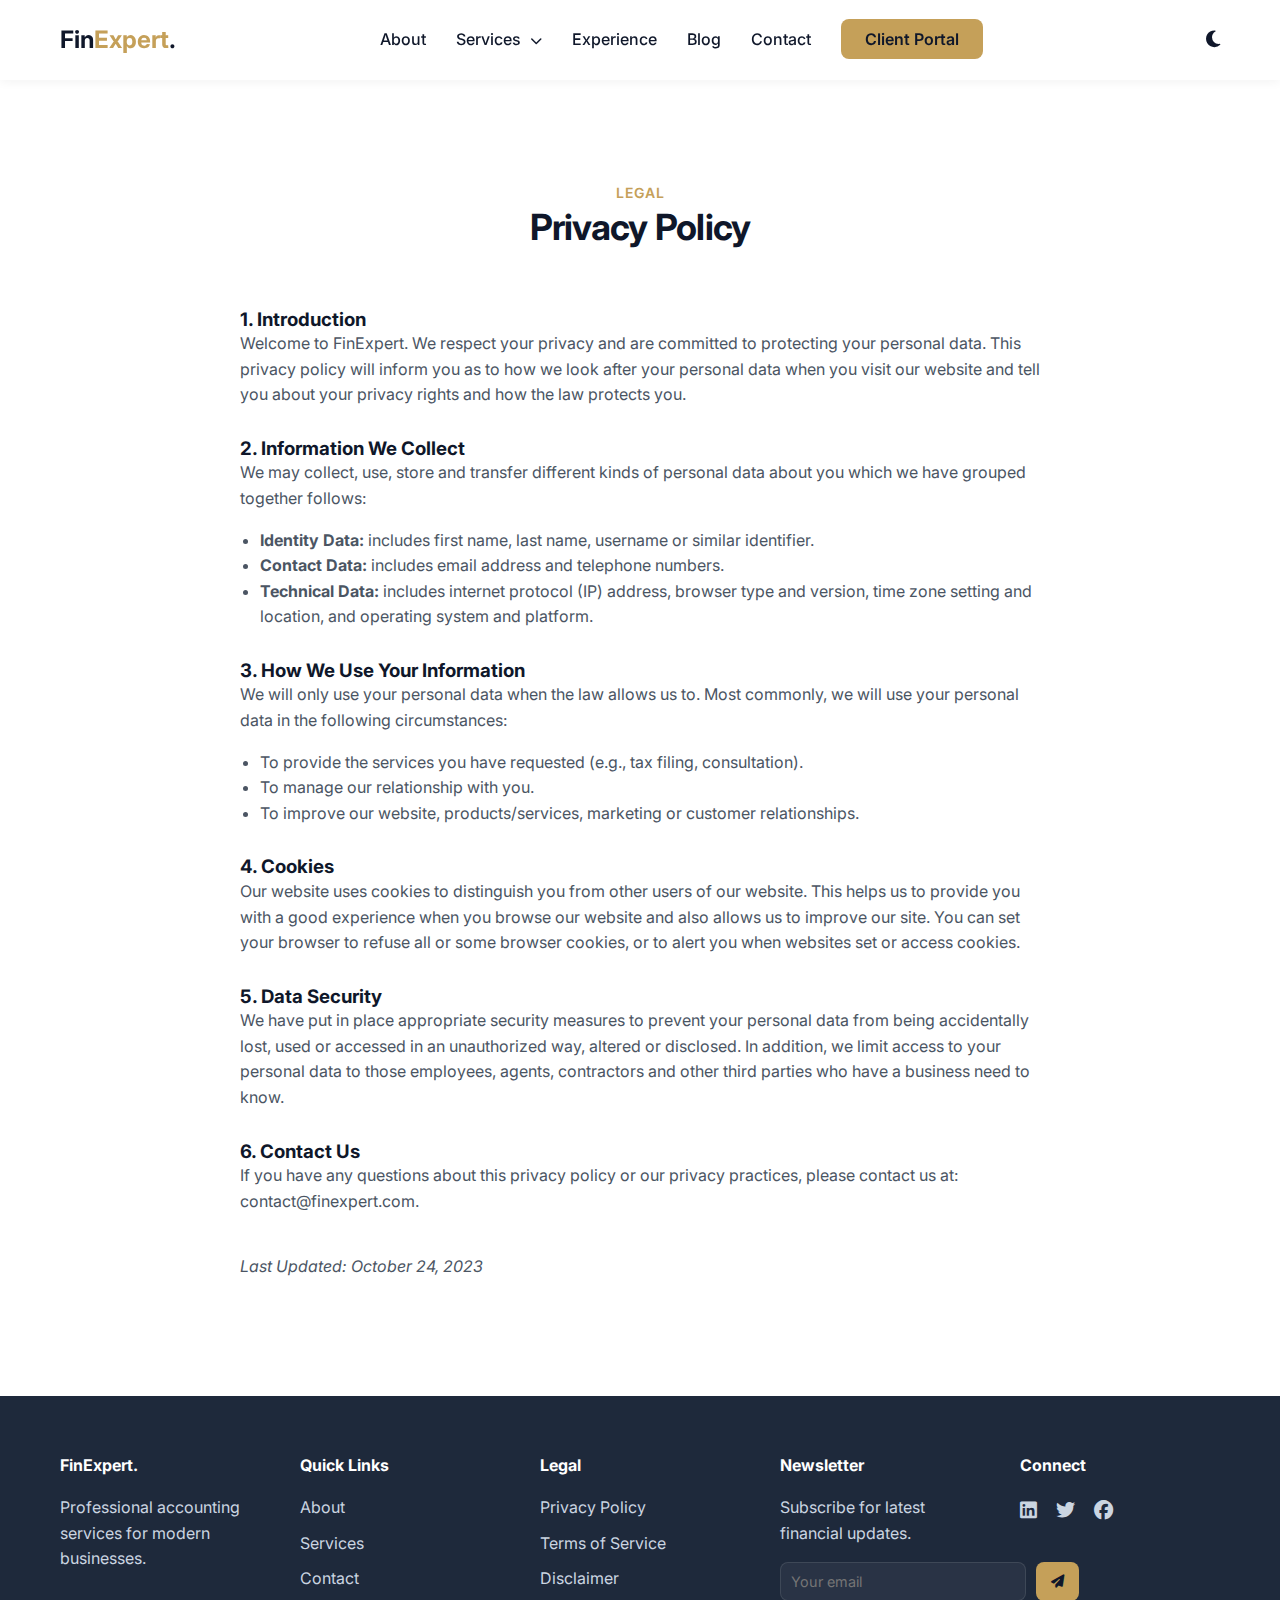
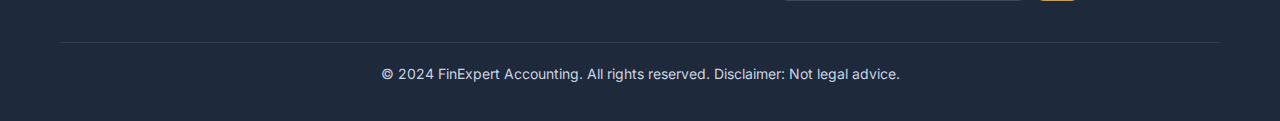
<file: privacy-policy.html>
<!DOCTYPE html>
<html lang="en">
<head>
    <meta charset="UTF-8">
    <meta name="viewport" content="width=device-width, initial-scale=1.0">
    <meta name="description" content="Privacy Policy for FinExpert - Chartered Accountant Portfolio.">
    <title>Privacy Policy - FinExpert</title>
    
    <!-- Fonts -->
    <link rel="preconnect" href="https://fonts.googleapis.com">
    <link rel="preconnect" href="https://fonts.gstatic.com" crossorigin>
    <link href="https://fonts.googleapis.com/css2?family=Inter:wght@300;400;600;700&display=swap" rel="stylesheet">
    
    <!-- Icons -->
    <link rel="stylesheet" href="https://cdnjs.cloudflare.com/ajax/libs/font-awesome/6.4.0/css/all.min.css">

    <link rel="stylesheet" href="style.css">
</head>
<body>

    <!-- Navigation -->
    <nav>
        <div class="container nav-container">
            <a href="index.html" class="logo">Fin<span>Expert</span>.</a>
            <ul class="nav-links">
                <li><a href="index.html#about">About</a></li>
                <li class="dropdown">
                    <a href="index.html#services">Services <i class="fas fa-chevron-down"></i></a>
                    <ul class="dropdown-menu">
                        <li><a href="index.html#services">Tax Filing</a></li>
                        <li><a href="index.html#services">Bookkeeping</a></li>
                        <li><a href="index.html#services">Audit & Assurance</a></li>
                        <li><a href="index.html#services">Financial Advisory</a></li>
                    </ul>
                </li>
                <li><a href="index.html#experience">Experience</a></li>
                <li><a href="index.html#blog">Blog</a></li>
                <li><a href="index.html#contact">Contact</a></li>
                <li><a href="#" id="login-btn" class="nav-btn">Client Portal</a></li>
            </ul>
            <button id="theme-toggle" aria-label="Toggle Dark Mode"><i class="fas fa-moon"></i></button>
            <div class="mobile-menu-btn"><i class="fas fa-bars"></i></div>
        </div>
    </nav>

    <!-- Privacy Policy Content -->
    <section class="section-padding" style="margin-top: 80px;">
        <div class="container">
            <div class="section-header">
                <span>Legal</span>
                <h2>Privacy Policy</h2>
            </div>
            
            <div style="max-width: 800px; margin: 0 auto;">
                <h3>1. Introduction</h3>
                <p>Welcome to FinExpert. We respect your privacy and are committed to protecting your personal data. This privacy policy will inform you as to how we look after your personal data when you visit our website and tell you about your privacy rights and how the law protects you.</p>
                
                <h3 style="margin-top: 30px;">2. Information We Collect</h3>
                <p>We may collect, use, store and transfer different kinds of personal data about you which we have grouped together follows:</p>
                <ul style="list-style: disc; padding-left: 20px; margin-bottom: 20px; color: #4b5563;">
                    <li><strong>Identity Data:</strong> includes first name, last name, username or similar identifier.</li>
                    <li><strong>Contact Data:</strong> includes email address and telephone numbers.</li>
                    <li><strong>Technical Data:</strong> includes internet protocol (IP) address, browser type and version, time zone setting and location, and operating system and platform.</li>
                </ul>

                <h3 style="margin-top: 30px;">3. How We Use Your Information</h3>
                <p>We will only use your personal data when the law allows us to. Most commonly, we will use your personal data in the following circumstances:</p>
                <ul style="list-style: disc; padding-left: 20px; margin-bottom: 20px; color: #4b5563;">
                    <li>To provide the services you have requested (e.g., tax filing, consultation).</li>
                    <li>To manage our relationship with you.</li>
                    <li>To improve our website, products/services, marketing or customer relationships.</li>
                </ul>

                <h3 style="margin-top: 30px;">4. Cookies</h3>
                <p>Our website uses cookies to distinguish you from other users of our website. This helps us to provide you with a good experience when you browse our website and also allows us to improve our site. You can set your browser to refuse all or some browser cookies, or to alert you when websites set or access cookies.</p>

                <h3 style="margin-top: 30px;">5. Data Security</h3>
                <p>We have put in place appropriate security measures to prevent your personal data from being accidentally lost, used or accessed in an unauthorized way, altered or disclosed. In addition, we limit access to your personal data to those employees, agents, contractors and other third parties who have a business need to know.</p>

                <h3 style="margin-top: 30px;">6. Contact Us</h3>
                <p>If you have any questions about this privacy policy or our privacy practices, please contact us at: contact@finexpert.com.</p>
                
                <div style="margin-top: 40px;">
                    <p><em>Last Updated: October 24, 2023</em></p>
                </div>
            </div>
        </div>
    </section>

    <!-- Footer -->
    <footer>
        <div class="container">
            <div class="footer-grid">
                <div class="footer-col">
                    <h4>FinExpert.</h4>
                    <p>Professional accounting services for modern businesses.</p>
                </div>
                <div class="footer-col">
                    <h4>Quick Links</h4>
                    <ul class="footer-links">
                        <li><a href="index.html#about">About</a></li>
                        <li><a href="index.html#services">Services</a></li>
                        <li><a href="index.html#contact">Contact</a></li>
                    </ul>
                </div>
                <div class="footer-col">
                    <h4>Legal</h4>
                    <ul class="footer-links">
                        <li><a href="privacy-policy.html">Privacy Policy</a></li>
                        <li><a href="terms-of-service.html">Terms of Service</a></li>
                        <li><a href="disclaimer.html">Disclaimer</a></li>
                    </ul>
                </div>
                <div class="footer-col">
                    <h4>Newsletter</h4>
                    <p>Subscribe for latest financial updates.</p>
                    <form id="newsletter-form" class="newsletter-form">
                        <input type="email" id="newsletter-email" placeholder="Your email" required>
                        <button type="submit" aria-label="Subscribe"><i class="fas fa-paper-plane"></i></button>
                    </form>
                </div>
                <div class="footer-col">
                    <h4>Connect</h4>
                    <div class="social-links">
                        <a href="#"><i class="fab fa-linkedin"></i></a>
                        <a href="#"><i class="fab fa-twitter"></i></a>
                        <a href="#"><i class="fab fa-facebook"></i></a>
                    </div>
                </div>
            </div>
            <div class="copyright">
                <p>&copy; 2024 FinExpert Accounting. All rights reserved. Disclaimer: Not legal advice.</p>
            </div>
        </div>
    </footer>

    <!-- Login Modal -->
    <div id="login-modal" class="modal">
        <div class="modal-content">
            <span class="close-modal">&times;</span>
            <div class="section-header" style="margin-bottom: 30px;">
                <span>Welcome Back</span>
                <h2 style="font-size: 1.8rem;">Client Login</h2>
            </div>
            <form id="login-form">
                <div class="form-group">
                    <label for="login-email">Email Address</label>
                    <input type="email" id="login-email" class="form-control" placeholder="john@example.com" required>
                </div>
                <div class="form-group">
                    <label for="login-password">Password</label>
                    <input type="password" id="login-password" class="form-control" placeholder="********" required>
                </div>
                <button type="submit" class="btn btn-primary" style="width: 100%;">Login</button>
                <p style="margin-top: 15px; text-align: center; font-size: 0.9rem;">
                    <a href="#" id="forgot-password-link" style="color: var(--accent-gold);">Forgot Password?</a>
                </p>
            </form>
        </div>
    </div>

    <!-- Forgot Password Modal -->
    <div id="forgot-password-modal" class="modal">
        <div class="modal-content">
            <span class="close-modal">&times;</span>
            <div class="section-header" style="margin-bottom: 30px;">
                <span>Account Recovery</span>
                <h2 style="font-size: 1.8rem;">Forgot Password</h2>
            </div>
            <form id="forgot-password-form">
                <p style="margin-bottom: 20px; text-align: center; color: #6b7280;">Enter your email address and we'll send you a link to reset your password.</p>
                <div class="form-group">
                    <label for="forgot-email">Email Address</label>
                    <input type="email" id="forgot-email" class="form-control" placeholder="john@example.com" required>
                </div>
                <button type="submit" class="btn btn-primary" style="width: 100%;">Send Reset Link</button>
                <p style="margin-top: 15px; text-align: center; font-size: 0.9rem;">
                    <a href="#" id="back-to-login" style="color: var(--accent-gold);">Back to Login</a>
                </p>
            </form>
        </div>
    </div>

    <script src="script.js"></script>
</body>
</html>
</file>
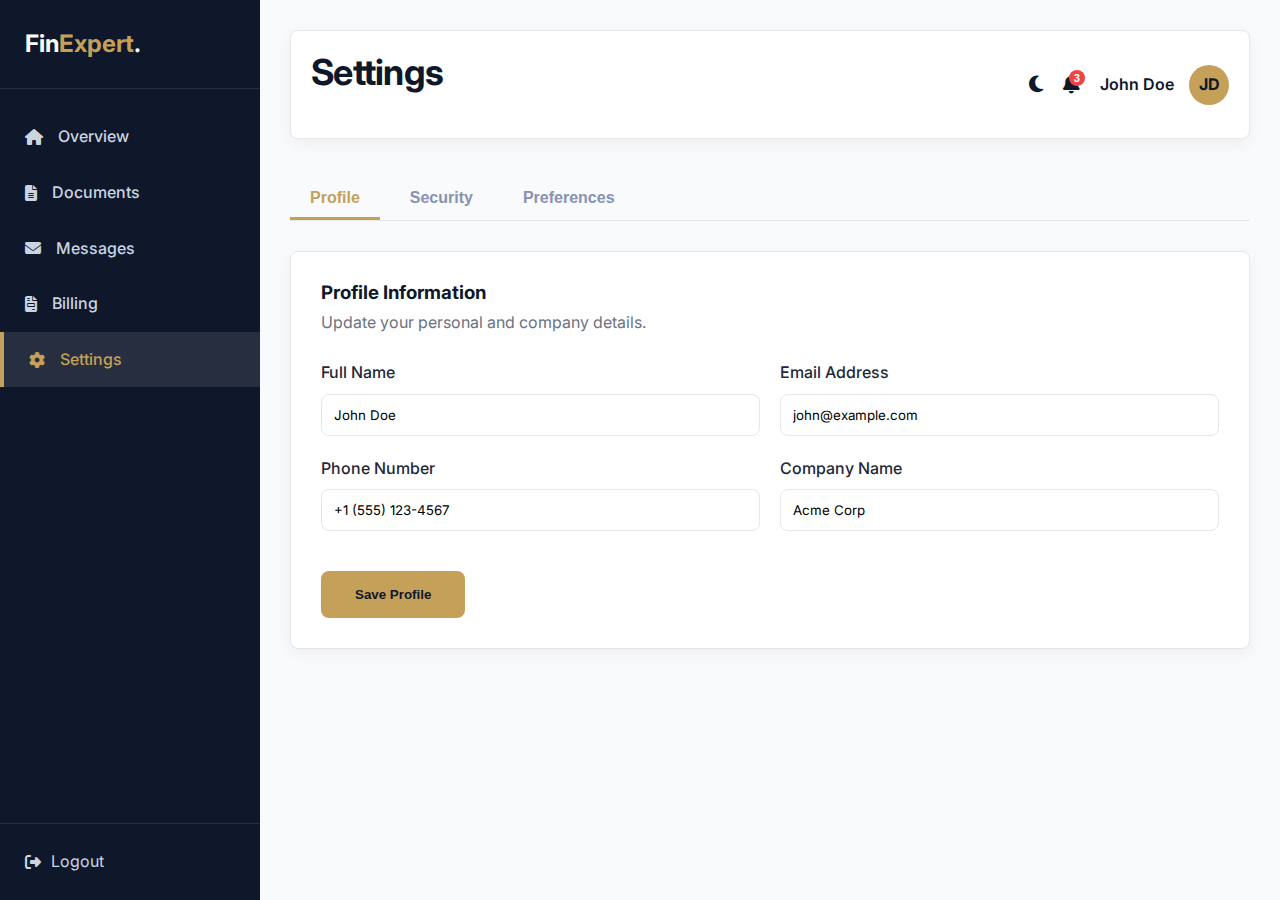
<file: settings.html>
<!DOCTYPE html>
<html lang="en">
<head>
    <meta charset="UTF-8">
    <meta name="viewport" content="width=device-width, initial-scale=1.0">
    <meta name="description" content="Client Settings - FinExpert">
    <title>Settings - FinExpert</title>
    
    <!-- Fonts -->
    <link rel="preconnect" href="https://fonts.googleapis.com">
    <link rel="preconnect" href="https://fonts.gstatic.com" crossorigin>
    <link href="https://fonts.googleapis.com/css2?family=Inter:wght@300;400;600;700&display=swap" rel="stylesheet">
    
    <!-- Icons -->
    <link rel="stylesheet" href="https://cdnjs.cloudflare.com/ajax/libs/font-awesome/6.4.0/css/all.min.css">

    <link rel="stylesheet" href="style.css">
</head>
<body>

    <div class="dashboard-container">
        <!-- Sidebar -->
        <aside class="sidebar">
            <div class="sidebar-header">
                <a href="index.html" class="logo" style="color: var(--white);">Fin<span>Expert</span>.</a>
            </div>
            <ul class="sidebar-menu">
                <li><a href="dashboard.html"><i class="fas fa-home"></i> Overview</a></li>
                <li><a href="documents.html"><i class="fas fa-file-alt"></i> Documents</a></li>
                <li><a href="messages.html"><i class="fas fa-envelope"></i> Messages</a></li>
                <li><a href="billing.html"><i class="fas fa-file-invoice"></i> Billing</a></li>
                <li><a href="settings.html" class="active"><i class="fas fa-cog"></i> Settings</a></li>
            </ul>
            <div class="sidebar-footer">
                <a href="index.html"><i class="fas fa-sign-out-alt"></i> Logout</a>
            </div>
        </aside>

        <!-- Main Content -->
        <main class="main-content">
            <header class="dashboard-header">
                <div class="header-left">
                    <div class="mobile-toggle" id="sidebar-toggle"><i class="fas fa-bars"></i></div>
                    <h2>Settings</h2>
                </div>
                <div class="header-right">
                    <button id="theme-toggle" aria-label="Toggle Dark Mode"><i class="fas fa-moon"></i></button>
                    <div class="notifications-dropdown">
                        <button id="notifications-btn" class="notifications-btn" aria-label="Notifications">
                            <i class="fas fa-bell"></i>
                            <span class="notification-badge">3</span>
                        </button>
                        <div id="notifications-menu" class="notifications-menu">
                            <div class="notifications-header">
                                Notifications
                                <button id="mark-all-read" class="mark-all-read">Mark all as read</button>
                            </div>
                            <div class="notification-item">
                                <div class="notification-icon" style="background-color: #fee2e2; color: #ef4444;"><i class="fas fa-exclamation-circle"></i></div>
                                <div class="notification-content">
                                    <p>Tax filing deadline approaching!</p>
                                    <span class="time">2 hours ago</span>
                                </div>
                            </div>
                            <div class="notification-item">
                                <div class="notification-icon" style="background-color: #d1fae5; color: #059669;"><i class="fas fa-check-circle"></i></div>
                                <div class="notification-content">
                                    <p>Invoice #1023 has been paid.</p>
                                    <span class="time">5 hours ago</span>
                                </div>
                            </div>
                            <div class="notification-item">
                                <div class="notification-icon" style="background-color: #e0f2fe; color: #0ea5e9;"><i class="fas fa-info-circle"></i></div>
                                <div class="notification-content">
                                    <p>New document uploaded by Mike.</p>
                                    <span class="time">1 day ago</span>
                                </div>
                            </div>
                            <div class="notifications-footer">
                                <a href="#">View All Notifications</a>
                            </div>
                        </div>
                    </div>
                    <div class="user-profile">
                        <span>John Doe</span>
                        <div class="avatar">JD</div>
                    </div>
                </div>
            </header>

            <div class="dashboard-content">
                <div class="settings-page">
                    <div class="settings-tabs">
                        <button class="tab-btn active" data-tab="profile">Profile</button>
                        <button class="tab-btn" data-tab="security">Security</button>
                        <button class="tab-btn" data-tab="preferences">Preferences</button>
                    </div>

                    <div class="settings-content">
                        <!-- Profile Tab -->
                        <div id="profile" class="tab-content active">
                            <div class="settings-card">
                                <h3>Profile Information</h3>
                                <p>Update your personal and company details.</p>
                                <form id="profile-settings-form">
                                    <div class="form-row">
                                        <div class="form-group">
                                            <label for="profile-name">Full Name</label>
                                            <input type="text" id="profile-name" class="form-control" value="John Doe">
                                        </div>
                                        <div class="form-group">
                                            <label for="profile-email">Email Address</label>
                                            <input type="email" id="profile-email" class="form-control" value="john@example.com" readonly>
                                        </div>
                                    </div>
                                    <div class="form-row">
                                        <div class="form-group">
                                            <label for="profile-phone">Phone Number</label>
                                            <input type="tel" id="profile-phone" class="form-control" value="+1 (555) 123-4567">
                                        </div>
                                        <div class="form-group">
                                            <label for="profile-company">Company Name</label>
                                            <input type="text" id="profile-company" class="form-control" value="Acme Corp">
                                        </div>
                                    </div>
                                    <button type="submit" class="btn btn-primary" style="margin-top: 20px;">Save Profile</button>
                                </form>
                            </div>
                        </div>

                        <!-- Security Tab -->
                        <div id="security" class="tab-content">
                            <div class="settings-card">
                                <h3>Change Password</h3>
                                <p>For your security, we recommend using a strong password.</p>
                                <form id="security-settings-form">
                                    <div class="form-group">
                                        <label for="current-password">Current Password</label>
                                        <input type="password" id="current-password" class="form-control" placeholder="Enter current password">
                                    </div>
                                    <div class="form-row">
                                        <div class="form-group">
                                            <label for="new-password">New Password</label>
                                            <input type="password" id="new-password" class="form-control" placeholder="Enter new password">
                                        </div>
                                        <div class="form-group">
                                            <label for="confirm-password">Confirm Password</label>
                                            <input type="password" id="confirm-password" class="form-control" placeholder="Confirm new password">
                                        </div>
                                    </div>
                                    <button type="submit" class="btn btn-primary" style="margin-top: 20px;">Update Password</button>
                                </form>
                            </div>

                            <div class="settings-card" style="margin-top: 30px;">
                                <h3>Two-Factor Authentication (2FA)</h3>
                                <div class="preference-item">
                                    <div>
                                        <h4>Status: <span style="color: #ef4444; font-weight: bold;">Disabled</span></h4>
                                        <p style="margin: 0; color: #6b7280;">Add an additional layer of security to your account.</p>
                                    </div>
                                    <button id="setup-2fa-btn" class="btn btn-outline-dark">Enable 2FA</button>
                                </div>
                            </div>
                        </div>

                        <!-- Preferences Tab -->
                        <div id="preferences" class="tab-content">
                            <div class="settings-card">
                                <h3>Notification Preferences</h3>
                                <p>Manage how you receive communications from us.</p>
                                <form id="preferences-form">
                                    <div class="preference-item">
                                        <div>
                                            <h4>Email Notifications</h4>
                                            <p style="margin: 0; color: #6b7280;">Receive updates about your account and filings.</p>
                                        </div>
                                        <label class="switch">
                                            <input type="checkbox" checked>
                                            <span class="slider"></span>
                                        </label>
                                    </div>
                                    <div class="preference-item">
                                        <div>
                                            <h4>Newsletter Subscription</h4>
                                            <p style="margin: 0; color: #6b7280;">Get our monthly newsletter with financial tips.</p>
                                        </div>
                                        <label class="switch">
                                            <input type="checkbox">
                                            <span class="slider"></span>
                                        </label>
                                    </div>
                                    <button type="submit" class="btn btn-primary" style="margin-top: 30px;">Save Preferences</button>
                                </form>
                            </div>
                        </div>
                    </div>
                </div>
            </div>
        </main>
    </div>

    <!-- 2FA Setup Modal -->
    <div id="2fa-modal" class="modal">
        <div class="modal-content">
            <span class="close-modal">&times;</span>
            <div class="section-header" style="margin-bottom: 30px;">
                <span>Security</span>
                <h2 style="font-size: 1.8rem;">Set Up 2FA</h2>
            </div>
            <div class="text-center">
                <p>1. Scan this QR code with your authenticator app.</p>
                <div class="qr-code">
                    <!-- Placeholder for QR Code Image -->
                    <i class="fas fa-qrcode" style="font-size: 100px; color: var(--text-main);"></i>
                </div>
                <p style="margin-top: 20px;">2. Enter the 6-digit code from your app to verify.</p>
            </div>
            <form id="2fa-verify-form" style="margin-top: 20px;">
                <div class="form-group">
                    <label for="2fa-code">Verification Code</label>
                    <input type="text" id="2fa-code" class="form-control" placeholder="123456" required maxlength="6" pattern="\d{6}">
                </div>
                <button type="submit" class="btn btn-primary" style="width: 100%;">Enable & Verify</button>
            </form>
        </div>
    </div>

    <script src="script.js"></script>
</body>
</html>
</file>
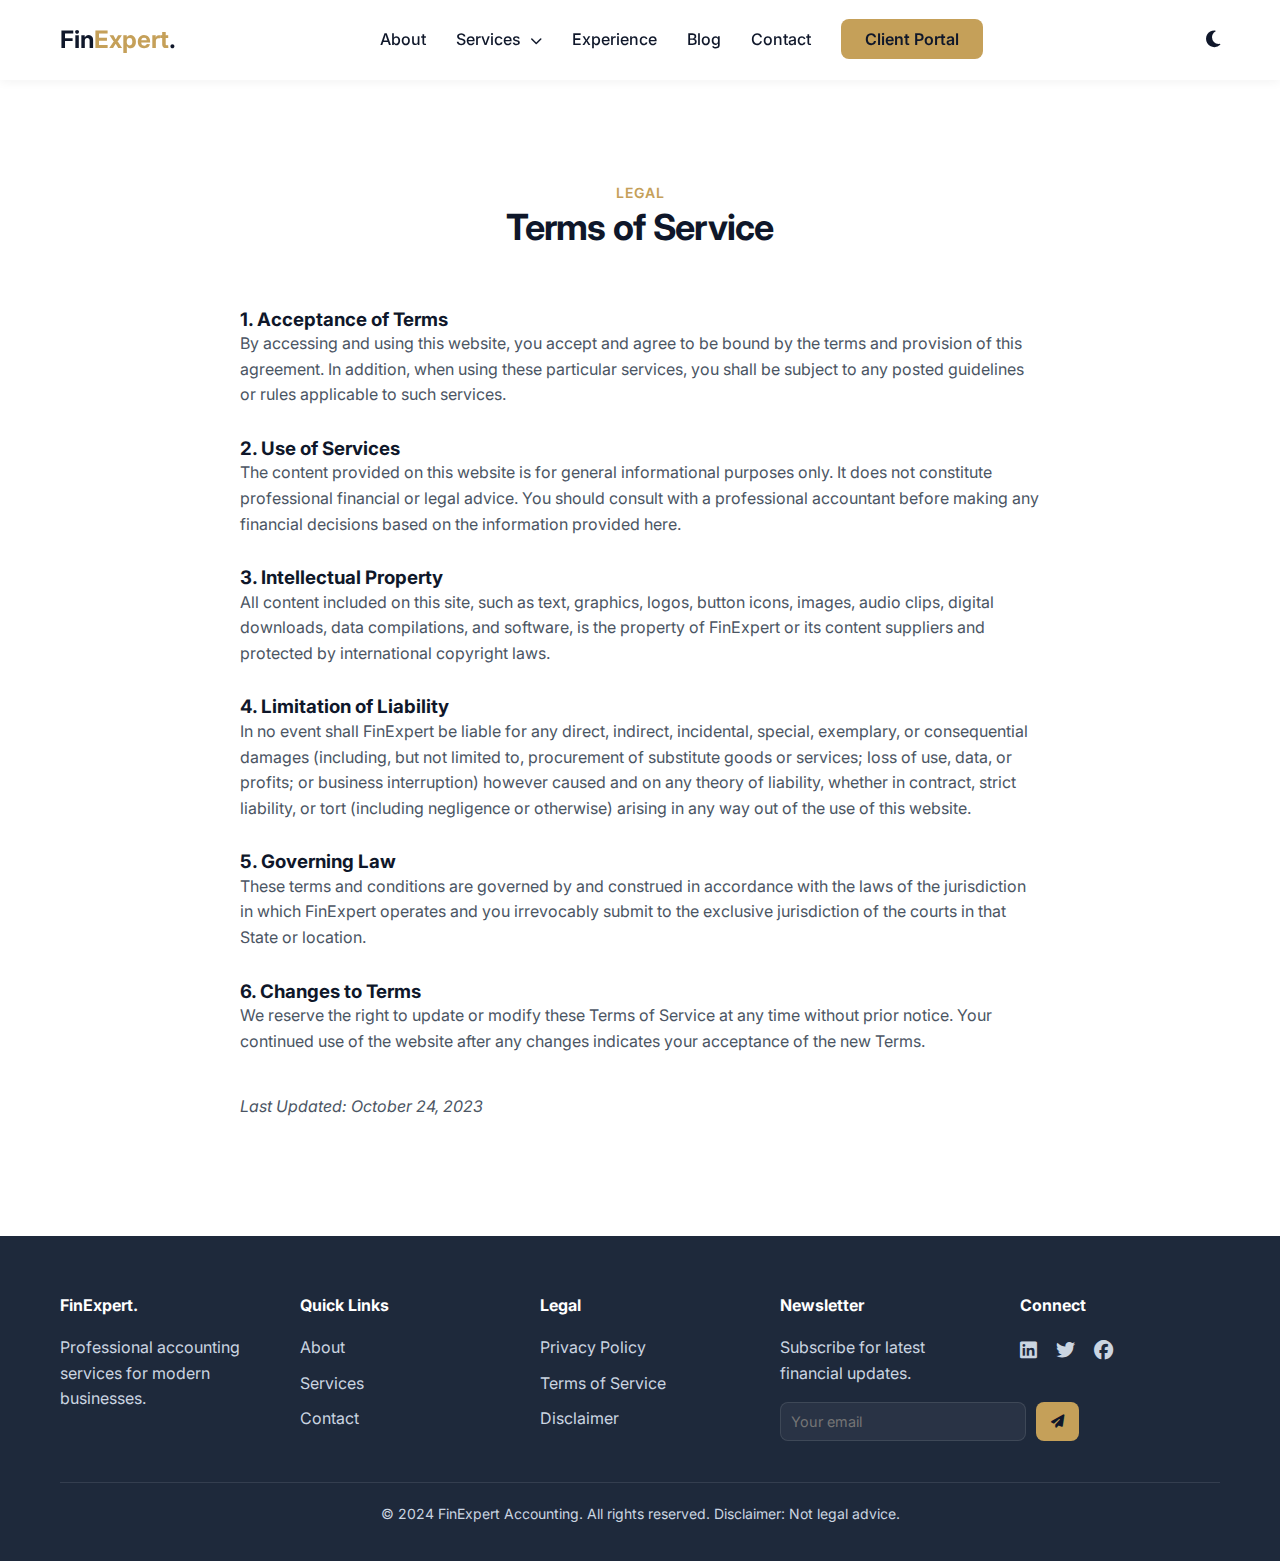
<file: terms-of-service.html>
<!DOCTYPE html>
<html lang="en">
<head>
    <meta charset="UTF-8">
    <meta name="viewport" content="width=device-width, initial-scale=1.0">
    <meta name="description" content="Terms of Service for FinExpert - Chartered Accountant Portfolio.">
    <title>Terms of Service - FinExpert</title>
    
    <!-- Fonts -->
    <link rel="preconnect" href="https://fonts.googleapis.com">
    <link rel="preconnect" href="https://fonts.gstatic.com" crossorigin>
    <link href="https://fonts.googleapis.com/css2?family=Inter:wght@300;400;600;700&display=swap" rel="stylesheet">
    
    <!-- Icons -->
    <link rel="stylesheet" href="https://cdnjs.cloudflare.com/ajax/libs/font-awesome/6.4.0/css/all.min.css">

    <link rel="stylesheet" href="style.css">
</head>
<body>

    <!-- Navigation -->
    <nav>
        <div class="container nav-container">
            <a href="index.html" class="logo">Fin<span>Expert</span>.</a>
            <ul class="nav-links">
                <li><a href="index.html#about">About</a></li>
                <li class="dropdown">
                    <a href="index.html#services">Services <i class="fas fa-chevron-down"></i></a>
                    <ul class="dropdown-menu">
                        <li><a href="index.html#services">Tax Filing</a></li>
                        <li><a href="index.html#services">Bookkeeping</a></li>
                        <li><a href="index.html#services">Audit & Assurance</a></li>
                        <li><a href="index.html#services">Financial Advisory</a></li>
                    </ul>
                </li>
                <li><a href="index.html#experience">Experience</a></li>
                <li><a href="index.html#blog">Blog</a></li>
                <li><a href="index.html#contact">Contact</a></li>
                <li><a href="#" id="login-btn" class="nav-btn">Client Portal</a></li>
            </ul>
            <button id="theme-toggle" aria-label="Toggle Dark Mode"><i class="fas fa-moon"></i></button>
            <div class="mobile-menu-btn"><i class="fas fa-bars"></i></div>
        </div>
    </nav>

    <!-- Terms of Service Content -->
    <section class="section-padding" style="margin-top: 80px;">
        <div class="container">
            <div class="section-header">
                <span>Legal</span>
                <h2>Terms of Service</h2>
            </div>
            
            <div style="max-width: 800px; margin: 0 auto;">
                <h3>1. Acceptance of Terms</h3>
                <p>By accessing and using this website, you accept and agree to be bound by the terms and provision of this agreement. In addition, when using these particular services, you shall be subject to any posted guidelines or rules applicable to such services.</p>
                
                <h3 style="margin-top: 30px;">2. Use of Services</h3>
                <p>The content provided on this website is for general informational purposes only. It does not constitute professional financial or legal advice. You should consult with a professional accountant before making any financial decisions based on the information provided here.</p>

                <h3 style="margin-top: 30px;">3. Intellectual Property</h3>
                <p>All content included on this site, such as text, graphics, logos, button icons, images, audio clips, digital downloads, data compilations, and software, is the property of FinExpert or its content suppliers and protected by international copyright laws.</p>

                <h3 style="margin-top: 30px;">4. Limitation of Liability</h3>
                <p>In no event shall FinExpert be liable for any direct, indirect, incidental, special, exemplary, or consequential damages (including, but not limited to, procurement of substitute goods or services; loss of use, data, or profits; or business interruption) however caused and on any theory of liability, whether in contract, strict liability, or tort (including negligence or otherwise) arising in any way out of the use of this website.</p>

                <h3 style="margin-top: 30px;">5. Governing Law</h3>
                <p>These terms and conditions are governed by and construed in accordance with the laws of the jurisdiction in which FinExpert operates and you irrevocably submit to the exclusive jurisdiction of the courts in that State or location.</p>

                <h3 style="margin-top: 30px;">6. Changes to Terms</h3>
                <p>We reserve the right to update or modify these Terms of Service at any time without prior notice. Your continued use of the website after any changes indicates your acceptance of the new Terms.</p>
                
                <div style="margin-top: 40px;">
                    <p><em>Last Updated: October 24, 2023</em></p>
                </div>
            </div>
        </div>
    </section>

    <!-- Footer -->
    <footer>
        <div class="container">
            <div class="footer-grid">
                <div class="footer-col">
                    <h4>FinExpert.</h4>
                    <p>Professional accounting services for modern businesses.</p>
                </div>
                <div class="footer-col">
                    <h4>Quick Links</h4>
                    <ul class="footer-links">
                        <li><a href="index.html#about">About</a></li>
                        <li><a href="index.html#services">Services</a></li>
                        <li><a href="index.html#contact">Contact</a></li>
                    </ul>
                </div>
                <div class="footer-col">
                    <h4>Legal</h4>
                    <ul class="footer-links">
                        <li><a href="privacy-policy.html">Privacy Policy</a></li>
                        <li><a href="terms-of-service.html">Terms of Service</a></li>
                        <li><a href="disclaimer.html">Disclaimer</a></li>
                    </ul>
                </div>
                <div class="footer-col">
                    <h4>Newsletter</h4>
                    <p>Subscribe for latest financial updates.</p>
                    <form id="newsletter-form" class="newsletter-form">
                        <input type="email" id="newsletter-email" placeholder="Your email" required>
                        <button type="submit" aria-label="Subscribe"><i class="fas fa-paper-plane"></i></button>
                    </form>
                </div>
                <div class="footer-col">
                    <h4>Connect</h4>
                    <div class="social-links">
                        <a href="#"><i class="fab fa-linkedin"></i></a>
                        <a href="#"><i class="fab fa-twitter"></i></a>
                        <a href="#"><i class="fab fa-facebook"></i></a>
                    </div>
                </div>
            </div>
            <div class="copyright">
                <p>&copy; 2024 FinExpert Accounting. All rights reserved. Disclaimer: Not legal advice.</p>
            </div>
        </div>
    </footer>

    <!-- Login Modal -->
    <div id="login-modal" class="modal">
        <div class="modal-content">
            <span class="close-modal">&times;</span>
            <div class="section-header" style="margin-bottom: 30px;">
                <span>Welcome Back</span>
                <h2 style="font-size: 1.8rem;">Client Login</h2>
            </div>
            <form id="login-form">
                <div class="form-group">
                    <label for="login-email">Email Address</label>
                    <input type="email" id="login-email" class="form-control" placeholder="john@example.com" required>
                </div>
                <div class="form-group">
                    <label for="login-password">Password</label>
                    <input type="password" id="login-password" class="form-control" placeholder="********" required>
                </div>
                <button type="submit" class="btn btn-primary" style="width: 100%;">Login</button>
                <p style="margin-top: 15px; text-align: center; font-size: 0.9rem;">
                    <a href="#" id="forgot-password-link" style="color: var(--accent-gold);">Forgot Password?</a>
                </p>
            </form>
        </div>
    </div>

    <!-- Forgot Password Modal -->
    <div id="forgot-password-modal" class="modal">
        <div class="modal-content">
            <span class="close-modal">&times;</span>
            <div class="section-header" style="margin-bottom: 30px;">
                <span>Account Recovery</span>
                <h2 style="font-size: 1.8rem;">Forgot Password</h2>
            </div>
            <form id="forgot-password-form">
                <p style="margin-bottom: 20px; text-align: center; color: #6b7280;">Enter your email address and we'll send you a link to reset your password.</p>
                <div class="form-group">
                    <label for="forgot-email">Email Address</label>
                    <input type="email" id="forgot-email" class="form-control" placeholder="john@example.com" required>
                </div>
                <button type="submit" class="btn btn-primary" style="width: 100%;">Send Reset Link</button>
                <p style="margin-top: 15px; text-align: center; font-size: 0.9rem;">
                    <a href="#" id="back-to-login" style="color: var(--accent-gold);">Back to Login</a>
                </p>
            </form>
        </div>
    </div>

    <script src="script.js"></script>
</body>
</html>
</file>
<file: style.css>
/* --- CSS Variables & Reset --- */
:root {
    --primary-navy: #0f172a;
    --secondary-navy: #1e293b;
    --accent-gold: #c5a059;
    --accent-gold-hover: #a38445;
    --text-dark: #1f2937;
    --text-light: #8892b0;
    --white: #ffffff;
    --light-grey: #f8fafc;
    --border-radius: 8px;
    --transition: all 0.3s ease;

    /* Semantic Variables (Light Mode Default) */
    --bg-body: var(--white);
    --bg-alt: var(--light-grey);
    --bg-card: var(--white);
    --bg-nav: var(--white);
    --text-main: var(--text-dark);
    --text-heading: var(--primary-navy);
    --text-nav: var(--primary-navy);
    --border-color: #e5e7eb;
}

/* Dark Mode Overrides */
body.dark-mode {
    --bg-body: var(--primary-navy);
    --bg-alt: var(--secondary-navy);
    --bg-card: var(--secondary-navy);
    --bg-nav: var(--primary-navy);
    --text-main: #a8b2d1;
    --text-heading: #e6f1ff;
    --text-nav: #e6f1ff;
    --border-color: #233554;
}

* {
    margin: 0;
    padding: 0;
    box-sizing: border-box;
}

body {
    font-family: 'Inter', sans-serif;
    line-height: 1.6;
    color: var(--text-main);
    background-color: var(--bg-body);
    overflow-x: hidden;
}

a { text-decoration: none; color: inherit; }
ul { list-style: none; }
img { max-width: 100%; display: block; }

/* --- Typography --- */
h1, h2, h3, h4 {
    color: var(--text-heading);
    font-weight: 700;
    line-height: 1.2;
}

h1 { font-size: 2.5rem; margin-bottom: 1rem; }
h2 { font-size: 2.25rem; margin-bottom: 1.5rem; text-align: center; letter-spacing: -0.02em; }
p { margin-bottom: 1rem; color: #4b5563; }

/* --- Utilities --- */
.container {
    max-width: 1200px;
    margin: 0 auto;
    padding: 0 20px;
}

.section-padding { padding: 100px 0; }
.bg-light { background-color: var(--bg-alt); }
.text-center { text-align: center; }

.section-header {
    margin-bottom: 60px;
    text-align: center;
}
.section-header span {
    color: var(--accent-gold);
    text-transform: uppercase;
    font-size: 0.875rem;
    font-weight: 600;
    letter-spacing: 1px;
}

/* --- Buttons --- */
.btn {
    display: inline-block;
    padding: 14px 32px;
    font-weight: 600;
    border-radius: var(--border-radius);
    transition: var(--transition);
    cursor: pointer;
    border: 2px solid transparent;
}

.btn-primary {
    background-color: var(--accent-gold);
    color: var(--primary-navy);
}

.btn-primary:hover {
    background-color: var(--accent-gold-hover);
    transform: translateY(-2px);
}

.btn-outline {
    border-color: var(--white);
    color: var(--white);
}

.btn-outline:hover {
    background-color: var(--white);
    color: var(--primary-navy);
}

.btn-secondary {
    background-color: var(--primary-navy);
    color: var(--white);
}
.btn-secondary:hover {
    background-color: var(--secondary-navy);
}

.btn-outline-dark {
    border-color: var(--primary-navy);
    color: var(--primary-navy);
}

.btn-outline-dark:hover {
    background-color: var(--primary-navy);
    color: var(--white);
}

/* --- Navigation --- */
nav {
    background-color: var(--bg-nav);
    box-shadow: 0 2px 10px rgba(0,0,0,0.05);
    position: fixed;
    width: 100%;
    top: 0;
    z-index: 1000;
}

.nav-container {
    display: flex;
    justify-content: space-between;
    align-items: center;
    height: 80px;
}

.logo {
    font-size: 1.5rem;
    font-weight: 700;
    color: var(--text-heading);
}

.logo span { color: var(--accent-gold); }

.nav-links { display: flex; gap: 30px; }
.nav-links a {
    font-weight: 500;
    color: var(--text-nav);
    transition: var(--transition);
}
.nav-links a:hover { color: var(--accent-gold); }

/* Navigation Button (Client Portal) */
.nav-links .nav-btn {
    padding: 10px 24px;
    background-color: var(--accent-gold);
    color: var(--primary-navy);
    border-radius: var(--border-radius);
    font-weight: 600;
}
.nav-links .nav-btn:hover {
    background-color: var(--accent-gold-hover);
    color: var(--primary-navy);
    transform: translateY(-2px);
}

.mobile-menu-btn { display: none; font-size: 1.5rem; cursor: pointer; color: var(--text-nav); }

#theme-toggle {
    background: none;
    border: none;
    color: var(--text-nav);
    font-size: 1.2rem;
    cursor: pointer;
    margin-left: 20px;
    transition: var(--transition);
}

#theme-toggle:hover { color: var(--accent-gold); }

/* --- Hero Section --- */
.hero {
    background: linear-gradient(rgba(10, 25, 47, 0.9), rgba(10, 25, 47, 0.8)), url('https://images.unsplash.com/photo-1554224155-6726b3ff858f?auto=format&fit=crop&q=80');
    background-size: cover;
    background-position: center;
    height: 100vh;
    display: flex;
    align-items: center;
    color: var(--white);
    padding-top: 80px;
}

.hero-content { max-width: 800px; }
.hero h1 { color: var(--white); font-size: 3.5rem; margin-bottom: 1.5rem; }
.hero p { color: #cbd5e1; font-size: 1.25rem; margin-bottom: 2.5rem; }
.hero-btns { display: flex; gap: 20px; }

/* --- About Section --- */
.about-grid {
    display: grid;
    grid-template-columns: 1fr 1fr;
    gap: 60px;
    align-items: center;
}

.about-img img {
    border-radius: var(--border-radius);
    box-shadow: 0 20px 40px rgba(0,0,0,0.1);
}

.trust-badges {
    display: flex;
    gap: 20px;
    margin-top: 30px;
}
.badge {
    display: flex;
    align-items: center;
    gap: 10px;
    font-weight: 600;
    color: var(--text-heading);
}
.badge i { color: var(--accent-gold); }

/* --- Services Section --- */
.services-grid {
    display: grid;
    grid-template-columns: repeat(auto-fit, minmax(300px, 1fr));
    gap: 30px;
}

.service-card {
    background: var(--bg-card);
    padding: 40px 30px;
    border-radius: var(--border-radius);
    box-shadow: 0 5px 20px rgba(0,0,0,0.05);
    transition: var(--transition);
    border-top: 3px solid transparent;
}

.service-card:hover {
    transform: translateY(-10px);
    border-top: 3px solid var(--accent-gold);
}

.service-icon {
    font-size: 2.5rem;
    color: var(--primary-navy);
    margin-bottom: 20px;
}

.service-card h3 { font-size: 1.25rem; margin-bottom: 15px; }
.service-card p { font-size: 0.95rem; color: #6b7280; }

/* --- Why Choose Me --- */
.why-grid {
    display: grid;
    grid-template-columns: repeat(auto-fit, minmax(250px, 1fr));
    gap: 30px;
}

.feature-box {
    text-align: center;
    padding: 30px;
}
.feature-box i {
    font-size: 2rem;
    color: var(--accent-gold);
    margin-bottom: 20px;
}

/* --- Pricing Section --- */
.pricing-grid {
    display: grid;
    grid-template-columns: repeat(auto-fit, minmax(300px, 1fr));
    gap: 30px;
    align-items: center;
}

.pricing-card {
    background: var(--bg-card);
    padding: 40px 30px;
    border-radius: var(--border-radius);
    box-shadow: 0 5px 20px rgba(0,0,0,0.05);
    text-align: center;
    border: 1px solid var(--border-color);
    transition: var(--transition);
    position: relative;
}

.pricing-card:hover {
    transform: translateY(-10px);
    box-shadow: 0 15px 30px rgba(0,0,0,0.1);
}

.pricing-card.popular {
    border: 2px solid var(--accent-gold);
    transform: scale(1.05);
    z-index: 1;
}

.pricing-card.popular:hover {
    transform: scale(1.05) translateY(-10px);
}

.popular-badge {
    position: absolute;
    top: -15px;
    left: 50%;
    transform: translateX(-50%);
    background-color: var(--accent-gold);
    color: var(--primary-navy);
    padding: 5px 15px;
    border-radius: 20px;
    font-size: 0.8rem;
    font-weight: 700;
    text-transform: uppercase;
}

.pricing-card h3 {
    font-size: 1.5rem;
    margin-bottom: 10px;
}

.price {
    font-size: 3rem;
    font-weight: 700;
    color: var(--text-heading);
    margin-bottom: 10px;
}

.price span {
    font-size: 1rem;
    color: #6b7280;
    font-weight: 400;
}

.features-list {
    margin: 30px 0;
    text-align: left;
}

.features-list li {
    margin-bottom: 15px;
    color: var(--text-main);
    display: flex;
    align-items: center;
    gap: 10px;
}

.features-list li i {
    color: var(--accent-gold);
}

.features-list li.disabled {
    color: #9ca3af;
    text-decoration: line-through;
}

.features-list li.disabled i {
    color: #d1d5db;
}

/* --- Tax Estimator --- */
.estimator-wrapper {
    max-width: 600px;
    margin: 0 auto;
    background: var(--bg-card);
    padding: 40px;
    border-radius: var(--border-radius);
    box-shadow: 0 10px 30px rgba(0,0,0,0.05);
    border: 1px solid var(--border-color);
}

#tax-result {
    margin-top: 30px;
    text-align: center;
    display: none;
    padding-top: 20px;
    border-top: 1px solid var(--border-color);
}

#estimated-amount {
    color: var(--accent-gold);
}

/* --- Experience & Stats --- */
.stats-section {
    background-color: var(--primary-navy);
    color: var(--white);
}
.stats-grid {
    display: grid;
    grid-template-columns: repeat(4, 1fr);
    text-align: center;
    gap: 30px;
}
.stat-item h3 { color: var(--accent-gold); font-size: 2.5rem; margin-bottom: 5px; }
.stat-item p { color: #cbd5e1; margin: 0; }

/* --- Testimonials --- */
.testimonial-grid {
    display: grid;
    grid-template-columns: repeat(auto-fit, minmax(300px, 1fr));
    gap: 30px;
}
.testimonial-card {
    background: var(--bg-card);
    padding: 30px;
    border-radius: var(--border-radius);
    border: 1px solid var(--border-color);
}
.stars { color: var(--accent-gold); margin-bottom: 15px; }
.client-name { font-weight: 700; margin-top: 15px; display: block; color: var(--text-heading); }
.client-role { font-size: 0.875rem; color: #6b7280; }

/* --- Blog Section --- */
.blog-grid {
    display: grid;
    grid-template-columns: repeat(auto-fit, minmax(300px, 1fr));
    gap: 30px;
}

.blog-card {
    background: var(--bg-card);
    border-radius: var(--border-radius);
    overflow: hidden;
    box-shadow: 0 5px 15px rgba(0,0,0,0.05);
    transition: var(--transition);
    border: 1px solid var(--border-color);
}

.blog-card:hover {
    transform: translateY(-5px);
    box-shadow: 0 15px 30px rgba(0,0,0,0.1);
}

.blog-img {
    height: 200px;
    overflow: hidden;
}

.blog-img img {
    width: 100%;
    height: 100%;
    object-fit: cover;
    transition: var(--transition);
}

.blog-card:hover .blog-img img { transform: scale(1.05); }

.blog-content { padding: 25px; }

.blog-meta {
    display: flex;
    gap: 15px;
    font-size: 0.85rem;
    color: #6b7280;
    margin-bottom: 15px;
}
.blog-meta i { color: var(--accent-gold); margin-right: 5px; }
.blog-content h3 { font-size: 1.25rem; margin-bottom: 10px; color: var(--text-heading); }
.blog-content p { font-size: 0.95rem; margin-bottom: 20px; }
.read-more { color: var(--text-heading); font-weight: 600; font-size: 0.9rem; display: inline-flex; align-items: center; gap: 5px; transition: var(--transition); }
.read-more:hover { color: var(--accent-gold); }

/* --- Contact --- */
.contact-wrapper {
    display: grid;
    grid-template-columns: 1fr 1.5fr;
    gap: 60px;
    background: var(--bg-card);
    border-radius: var(--border-radius);
    overflow: hidden;
    box-shadow: 0 10px 30px rgba(0,0,0,0.05);
}

.contact-info {
    background-color: var(--primary-navy);
    color: var(--white);
    padding: 60px 40px;
}
.contact-info h3 { color: var(--white); margin-bottom: 30px; }
.info-item { display: flex; gap: 15px; margin-bottom: 25px; align-items: flex-start; }
.info-item i { color: var(--accent-gold); margin-top: 5px; }
.info-item p { color: #cbd5e1; margin: 0; }

.contact-form { padding: 60px 40px; }
.form-group { margin-bottom: 20px; }
.form-group label { display: block; margin-bottom: 8px; font-weight: 500; }
.form-control {
    width: 100%;
    padding: 12px;
    border: 1px solid var(--border-color);
    border-radius: var(--border-radius);
    font-family: inherit;
}
.form-control:focus { outline: 2px solid var(--accent-gold); border-color: transparent; }

/* --- Footer --- */
footer {
    background-color: var(--secondary-navy);
    color: #cbd5e1;
    padding: 60px 0 20px;
}
.footer-grid {
    display: grid;
    grid-template-columns: repeat(auto-fit, minmax(200px, 1fr));
    gap: 40px;
    margin-bottom: 40px;
}
.footer-col h4 { color: var(--white); margin-bottom: 20px; }
.footer-links li { margin-bottom: 10px; }
.footer-links a:hover { color: var(--accent-gold); }
.social-links a { margin-right: 15px; font-size: 1.2rem; transition: var(--transition); }
.social-links a:hover { color: var(--accent-gold); }
.copyright {
    text-align: center;
    padding-top: 20px;
    border-top: 1px solid rgba(255,255,255,0.1);
    font-size: 0.875rem;
}

/* --- Responsive --- */
@media (max-width: 768px) {
    .hero h1 { font-size: 2.5rem; }
    .about-grid, .contact-wrapper { grid-template-columns: 1fr; }
    .nav-links { display: none; } /* Simplified for this demo */
    .mobile-menu-btn { display: block; }
    .stats-grid { grid-template-columns: 1fr 1fr; }
}

/* --- Back to Top Button --- */
#back-to-top {
    position: fixed;
    bottom: 30px;
    right: 30px;
    background-color: var(--accent-gold);
    color: var(--primary-navy);
    width: 50px;
    height: 50px;
    border-radius: 50%;
    border: none;
    font-size: 1.2rem;
    cursor: pointer;
    box-shadow: 0 4px 10px rgba(0,0,0,0.2);
    opacity: 0;
    visibility: hidden;
    transition: var(--transition);
    z-index: 999;
    display: flex;
    align-items: center;
    justify-content: center;
}

#back-to-top.show {
    opacity: 1;
    visibility: visible;
}

#back-to-top:hover {
    background-color: var(--accent-gold-hover);
    transform: translateY(-3px);
}

/* --- Modal Popup --- */
.modal {
    visibility: hidden;
    opacity: 0;
    position: fixed;
    z-index: 2000;
    left: 0;
    top: 0;
    width: 100%;
    height: 100%;
    background-color: rgba(0, 0, 0, 0.6);
    display: flex;
    align-items: center;
    justify-content: center;
    transition: opacity 0.3s ease, visibility 0.3s ease;
}

.modal.show {
    visibility: visible;
    opacity: 1;
}

.modal-content {
    background-color: var(--bg-card);
    padding: 40px;
    border-radius: var(--border-radius);
    width: 90%;
    max-width: 500px;
    position: relative;
    box-shadow: 0 20px 50px rgba(0,0,0,0.2);
    transform: translateY(-20px);
    transition: transform 0.3s ease;
}

.modal.show .modal-content {
    transform: translateY(0);
}

.close-modal {
    position: absolute;
    top: 15px;
    right: 20px;
    font-size: 2rem;
    color: #9ca3af;
    cursor: pointer;
    transition: var(--transition);
}

.close-modal:hover {
    color: var(--primary-navy);
}

/* --- Dropdown Menu --- */
.dropdown {
    position: relative;
    height: 100%;
    display: flex;
    align-items: center;
}

.dropdown i {
    font-size: 0.75rem;
    margin-left: 5px;
    transition: transform 0.3s ease;
}

.dropdown:hover i {
    transform: rotate(180deg);
}

.dropdown-menu {
    position: absolute;
    top: 100%;
    left: 0;
    background-color: var(--bg-card);
    min-width: 220px;
    box-shadow: 0 10px 30px rgba(0,0,0,0.1);
    border-radius: var(--border-radius);
    padding: 10px 0;
    opacity: 0;
    visibility: hidden;
    transform: translateY(10px);
    transition: var(--transition);
    z-index: 1001;
}

.dropdown:hover .dropdown-menu {
    opacity: 1;
    visibility: visible;
    transform: translateY(0);
}

.dropdown-menu li {
    margin: 0;
}

.dropdown-menu a {
    display: block;
    padding: 12px 20px;
    font-size: 0.95rem;
    color: var(--text-main);
    border-bottom: 1px solid transparent;
}

.dropdown-menu a:hover {
    background-color: var(--light-grey);
    color: var(--accent-gold);
    padding-left: 25px;
}

/* Mobile Dropdown Fix */
@media (max-width: 768px) {
    .dropdown {
        flex-direction: column;
        align-items: flex-start;
    }
    .dropdown-menu {
        position: static;
        box-shadow: none;
        opacity: 1;
        visibility: visible;
        transform: none;
        display: none;
        padding-left: 20px;
        background-color: var(--bg-alt);
        width: 100%;
    }
    .dropdown:hover .dropdown-menu {
        display: block;
    }
}

/* --- FAQ Section --- */
.faq-container {
    max-width: 800px;
    margin: 0 auto;
}

.faq-item {
    background: var(--bg-card);
    border-radius: var(--border-radius);
    margin-bottom: 20px;
    box-shadow: 0 5px 15px rgba(0,0,0,0.05);
    overflow: hidden;
    border: 1px solid var(--border-color);
}

.faq-question {
    padding: 20px 30px;
    display: flex;
    justify-content: space-between;
    align-items: center;
    cursor: pointer;
    transition: var(--transition);
    background-color: var(--bg-card);
}

.faq-question h3 {
    font-size: 1.1rem;
    margin: 0;
    color: var(--text-heading);
}

.faq-question i {
    color: var(--accent-gold);
    transition: transform 0.3s ease;
}

.faq-item.active .faq-question {
    background-color: var(--bg-alt);
}

.faq-item.active .faq-question i {
    transform: rotate(45deg);
}

.faq-answer {
    max-height: 0;
    overflow: hidden;
    transition: max-height 0.3s ease;
}

.faq-content {
    padding: 0 30px 25px;
    color: #4b5563;
    border-top: 1px solid transparent;
}

.faq-item.active .faq-content {
    border-color: var(--border-color);
}

/* --- Newsletter Form --- */
.newsletter-form {
    display: flex;
    gap: 10px;
    margin-top: 15px;
}

.newsletter-form input {
    flex: 1;
    padding: 10px;
    border-radius: var(--border-radius);
    border: 1px solid rgba(255, 255, 255, 0.1);
    background-color: rgba(255, 255, 255, 0.05);
    color: var(--white);
    font-family: inherit;
    font-size: 0.9rem;
}

.newsletter-form input:focus {
    outline: none;
    border-color: var(--accent-gold);
    background-color: rgba(255, 255, 255, 0.1);
}

.newsletter-form button {
    background-color: var(--accent-gold);
    color: var(--primary-navy);
    border: none;
    padding: 0 15px;
    border-radius: var(--border-radius);
    cursor: pointer;
    transition: var(--transition);
    display: flex;
    align-items: center;
    justify-content: center;
}

.newsletter-form button:hover {
    background-color: var(--accent-gold-hover);
    transform: translateY(-2px);
}

footer p {
    color: #cbd5e1;
}

/* --- Cookie Banner --- */
.cookie-banner {
    position: fixed;
    bottom: -100%; /* Hidden by default */
    left: 0;
    width: 100%;
    background-color: var(--bg-card);
    box-shadow: 0 -5px 20px rgba(0,0,0,0.1);
    padding: 20px;
    z-index: 2000;
    transition: bottom 0.5s ease;
    border-top: 1px solid var(--border-color);
}

.cookie-banner.show {
    bottom: 0;
}

.cookie-content {
    max-width: 1200px;
    margin: 0 auto;
    display: flex;
    justify-content: space-between;
    align-items: center;
    gap: 20px;
}

.cookie-content p {
    margin: 0;
    font-size: 0.9rem;
    color: var(--text-main);
}

.cookie-content a {
    color: var(--accent-gold);
    text-decoration: underline;
}

@media (max-width: 768px) {
    .cookie-content {
        flex-direction: column;
        text-align: center;
    }
}

/* --- 404 Page --- */
.error-section {
    min-height: 70vh;
    display: flex;
    align-items: center;
    justify-content: center;
    text-align: center;
    margin-top: 80px; /* Offset for fixed nav */
}

.error-code {
    font-size: 6rem;
    color: var(--accent-gold);
    margin-bottom: 10px;
    line-height: 1;
}

.error-section h2 {
    font-size: 2.5rem;
    margin-bottom: 20px;
}

.error-section p {
    max-width: 600px;
    margin: 0 auto 30px;
    font-size: 1.1rem;
}

/* --- Dashboard Styles --- */
.dashboard-container {
    display: flex;
    min-height: 100vh;
    background-color: var(--bg-alt);
}

.sidebar {
    width: 260px;
    background-color: var(--primary-navy);
    color: var(--white);
    display: flex;
    flex-direction: column;
    transition: var(--transition);
    position: fixed;
    height: 100%;
    z-index: 1000;
    left: 0;
    top: 0;
}

.sidebar-header {
    padding: 25px;
    border-bottom: 1px solid rgba(255,255,255,0.1);
}

.sidebar-menu {
    padding: 20px 0;
    flex: 1;
}

.sidebar-menu li a {
    display: flex;
    align-items: center;
    gap: 15px;
    padding: 15px 25px;
    color: #cbd5e1;
    transition: var(--transition);
    font-weight: 500;
}

.sidebar-menu li a:hover, .sidebar-menu li a.active {
    background-color: rgba(255,255,255,0.1);
    color: var(--accent-gold);
    border-left: 4px solid var(--accent-gold);
}

.sidebar-footer {
    padding: 25px;
    border-top: 1px solid rgba(255,255,255,0.1);
}

.sidebar-footer a {
    color: #cbd5e1;
    display: flex;
    align-items: center;
    gap: 10px;
    transition: var(--transition);
}

.sidebar-footer a:hover { color: var(--white); }

.main-content {
    flex: 1;
    margin-left: 260px;
    padding: 30px;
    transition: var(--transition);
    width: calc(100% - 260px);
}

.dashboard-header {
    display: flex;
    justify-content: space-between;
    align-items: center;
    margin-bottom: 40px;
    background: var(--bg-card);
    padding: 20px;
    border-radius: var(--border-radius);
    box-shadow: 0 5px 15px rgba(0,0,0,0.05);
    border: 1px solid var(--border-color);
}

.header-left, .header-right {
    display: flex;
    align-items: center;
    gap: 20px;
}

.user-profile {
    display: flex;
    align-items: center;
    gap: 15px;
    color: var(--text-heading);
    font-weight: 600;
}

.avatar {
    width: 40px;
    height: 40px;
    background-color: var(--accent-gold);
    color: var(--primary-navy);
    border-radius: 50%;
    display: flex;
    align-items: center;
    justify-content: center;
    font-weight: 700;
}

.deadlines-grid {
    display: grid;
    grid-template-columns: repeat(auto-fit, minmax(250px, 1fr));
    gap: 25px;
}

.deadline-card {
    background-color: var(--bg-card);
    padding: 25px;
    border-radius: var(--border-radius);
    border: 1px solid var(--border-color);
    box-shadow: 0 5px 15px rgba(0,0,0,0.05);
    position: relative;
}

.deadline-card.urgent { border-left: 4px solid #ef4444; }

.status {
    display: inline-block;
    padding: 5px 12px;
    border-radius: 20px;
    font-size: 0.8rem;
    font-weight: 600;
    margin-top: 15px;
}

.status-urgent { background-color: #fee2e2; color: #ef4444; }
.status-pending { background-color: #fef3c7; color: #d97706; }
.status-upcoming { background-color: #d1fae5; color: #059669; }
.status-paid { background-color: #d1fae5; color: #059669; }


.files-table {
    width: 100%;
    border-collapse: collapse;
    background-color: var(--bg-card);
    border-radius: var(--border-radius);
    overflow: hidden;
    box-shadow: 0 5px 15px rgba(0,0,0,0.05);
}

.files-table th, .files-table td {
    padding: 15px 25px;
    text-align: left;
    border-bottom: 1px solid var(--border-color);
    color: var(--text-main);
}

.files-table th { background-color: var(--bg-alt); font-weight: 600; color: var(--text-heading); }

.btn-sm { padding: 6px 15px; font-size: 0.85rem; background-color: var(--bg-alt); border-radius: 4px; color: var(--text-heading); border: 1px solid var(--border-color); }
.btn-sm:hover { background-color: var(--accent-gold); color: var(--primary-navy); border-color: var(--accent-gold); }

.mobile-toggle { display: none; font-size: 1.5rem; cursor: pointer; color: var(--text-heading); }

@media (max-width: 992px) {
    .sidebar { transform: translateX(-100%); }
    .sidebar.active { transform: translateX(0); }
    .main-content { margin-left: 0; width: 100%; }
    .mobile-toggle { display: block; }
}

.settings-card {
    background-color: var(--bg-card);
    padding: 30px;
    border-radius: var(--border-radius);
    border: 1px solid var(--border-color);
    box-shadow: 0 5px 15px rgba(0,0,0,0.05);
}

.form-row {
    display: grid;
    grid-template-columns: 1fr 1fr;
    gap: 20px;
}

@media (max-width: 768px) {
    .form-row {
        grid-template-columns: 1fr;
        gap: 0;
    }
}

/* --- File Upload Area --- */
.upload-area {
    border: 2px dashed var(--border-color);
    border-radius: var(--border-radius);
    padding: 40px;
    text-align: center;
    background-color: var(--bg-card);
    cursor: pointer;
    transition: var(--transition);
}
.upload-area:hover, .upload-area.dragover {
    border-color: var(--accent-gold);
    background-color: var(--bg-alt);
}
.upload-area i {
    font-size: 3rem;
    color: var(--text-light);
    margin-bottom: 15px;
}
.browse-btn {
    color: var(--accent-gold);
    font-weight: 600;
    text-decoration: underline;
}

/* --- Chat Interface --- */
.chat-interface {
    display: flex;
    height: calc(100vh - 180px);
    min-height: 500px;
    background-color: var(--bg-card);
    border-radius: var(--border-radius);
    border: 1px solid var(--border-color);
    overflow: hidden;
    box-shadow: 0 5px 15px rgba(0,0,0,0.05);
}

.chat-contacts {
    width: 300px;
    border-right: 1px solid var(--border-color);
    background-color: var(--bg-alt);
    overflow-y: auto;
}

.contact-item {
    padding: 15px;
    display: flex;
    align-items: center;
    gap: 15px;
    cursor: pointer;
    transition: var(--transition);
    border-bottom: 1px solid var(--border-color);
}

.contact-item:hover, .contact-item.active {
    background-color: var(--bg-card);
}

.contact-item .avatar {
    width: 40px;
    height: 40px;
    font-size: 0.9rem;
    flex-shrink: 0;
}

.contact-info h4 {
    font-size: 0.95rem;
    margin-bottom: 2px;
    color: var(--text-heading);
}

.contact-info p {
    font-size: 0.8rem;
    margin: 0;
    color: #6b7280;
    white-space: nowrap;
    overflow: hidden;
    text-overflow: ellipsis;
    max-width: 180px;
}

.chat-area {
    flex: 1;
    display: flex;
    flex-direction: column;
    background-color: var(--bg-card);
}

.chat-header-mobile {
    display: none;
    padding: 15px;
    border-bottom: 1px solid var(--border-color);
    background-color: var(--bg-alt);
}

.chat-messages {
    flex: 1;
    padding: 20px;
    overflow-y: auto;
    display: flex;
    flex-direction: column;
    gap: 15px;
}

.message {
    max-width: 70%;
    padding: 10px 15px;
    border-radius: 15px;
    font-size: 0.95rem;
    position: relative;
    line-height: 1.4;
}

.message.received {
    align-self: flex-start;
    background-color: var(--bg-alt);
    color: var(--text-main);
    border-bottom-left-radius: 2px;
}

.message.sent {
    align-self: flex-end;
    background-color: var(--accent-gold);
    color: var(--primary-navy);
    border-bottom-right-radius: 2px;
}

.message .time {
    font-size: 0.7rem;
    opacity: 0.7;
    display: block;
    margin-top: 5px;
    text-align: right;
}

.chat-input-wrapper {
    padding: 15px;
    border-top: 1px solid var(--border-color);
    background-color: var(--bg-card);
}

#chat-form {
    display: flex;
    gap: 10px;
}

#chat-input {
    flex: 1;
    padding: 10px 15px;
    border-radius: 20px;
    border: 1px solid var(--border-color);
    background-color: var(--bg-alt);
    color: var(--text-main);
}

#chat-input:focus {
    outline: none;
    border-color: var(--accent-gold);
}

.send-btn, .attach-btn {
    background-color: var(--primary-navy);
    color: var(--white);
    border: none;
    width: 40px;
    height: 40px;
    border-radius: 50%;
    cursor: pointer;
    transition: var(--transition);
    display: flex;
    align-items: center;
    justify-content: center;
}

.attach-btn {
    background-color: transparent;
    color: var(--text-light);
}

.attach-btn:hover {
    color: var(--accent-gold);
    background-color: var(--bg-alt);
}

.send-btn:hover {
    background-color: var(--accent-gold);
}

@media (max-width: 768px) {
    .chat-contacts {
        display: none;
    }
    .chat-header-mobile {
        display: block;
    }
}

/* --- Settings Page --- */
.settings-tabs {
    display: flex;
    gap: 10px;
    margin-bottom: 30px;
    border-bottom: 1px solid var(--border-color);
}

.tab-btn {
    padding: 10px 20px;
    border: none;
    background: none;
    cursor: pointer;
    font-size: 1rem;
    font-weight: 600;
    color: var(--text-light);
    border-bottom: 3px solid transparent;
    transition: var(--transition);
}

.tab-btn:hover {
    color: var(--text-heading);
}

.tab-btn.active {
    color: var(--accent-gold);
    border-bottom-color: var(--accent-gold);
}

.tab-content {
    display: none;
}

.tab-content.active {
    display: block;
}

.settings-card h3 {
    margin-bottom: 5px;
}

.settings-card p {
    margin-bottom: 25px;
    color: #6b7280;
}

/* --- Toggle Switch for Preferences --- */
.preference-item {
    display: flex;
    justify-content: space-between;
    align-items: center;
    padding: 20px 0;
    border-bottom: 1px solid var(--border-color);
}

.preference-item:last-child {
    border-bottom: none;
}

.switch {
    position: relative;
    display: inline-block;
    width: 50px;
    height: 28px;
}

.switch input {
    opacity: 0;
    width: 0;
    height: 0;
}

.slider {
    position: absolute;
    cursor: pointer;
    top: 0;
    left: 0;
    right: 0;
    bottom: 0;
    background-color: #ccc;
    transition: .4s;
    border-radius: 28px;
}

.slider:before {
    position: absolute;
    content: "";
    height: 20px;
    width: 20px;
    left: 4px;
    bottom: 4px;
    background-color: white;
    transition: .4s;
    border-radius: 50%;
}

input:checked + .slider {
    background-color: var(--accent-gold);
}

input:checked + .slider:before {
    transform: translateX(22px);
}

.qr-code {
    display: inline-block;
    padding: 20px;
    background-color: var(--bg-alt);
    border-radius: var(--border-radius);
    border: 1px solid var(--border-color);
}

/* --- Billing Page --- */
.plan-card {
    background-color: var(--bg-card);
    padding: 30px;
    border-radius: var(--border-radius);
    border: 1px solid var(--border-color);
    box-shadow: 0 5px 15px rgba(0,0,0,0.05);
    display: flex;
    justify-content: space-between;
    align-items: center;
    gap: 20px;
}

.plan-details .price {
    font-size: 2rem;
}

.plan-details p {
    margin: 0;
    color: #6b7280;
}

.plan-actions {
    display: flex;
    gap: 15px;
}

@media (max-width: 768px) {
    .plan-card {
        flex-direction: column;
        align-items: flex-start;
    }
    .plan-actions {
        width: 100%;
        display: grid;
        grid-template-columns: 1fr 1fr;
    }
}

/* --- Notifications Dropdown --- */
.notifications-dropdown {
    position: relative;
}

.notifications-btn {
    background: none;
    border: none;
    color: var(--text-heading);
    font-size: 1.2rem;
    cursor: pointer;
    position: relative;
    transition: var(--transition);
    display: flex;
    align-items: center;
    justify-content: center;
}

.notifications-btn:hover {
    color: var(--accent-gold);
}

.notification-badge {
    position: absolute;
    top: -5px;
    right: -5px;
    background-color: #ef4444;
    color: white;
    font-size: 0.7rem;
    padding: 2px 5px;
    border-radius: 50%;
    font-weight: 700;
}

.notifications-menu {
    position: absolute;
    top: calc(100% + 15px);
    right: 0;
    background-color: var(--bg-card);
    min-width: 300px;
    box-shadow: 0 10px 30px rgba(0,0,0,0.1);
    border-radius: var(--border-radius);
    padding: 10px 0;
    opacity: 0;
    visibility: hidden;
    transform: translateY(10px);
    transition: var(--transition);
    z-index: 1001;
    border: 1px solid var(--border-color);
}

.notifications-menu.show {
    opacity: 1;
    visibility: visible;
    transform: translateY(0);
}

.notifications-header {
    padding: 10px 20px;
    border-bottom: 1px solid var(--border-color);
    font-weight: 700;
    color: var(--text-heading);
    display: flex;
    justify-content: space-between;
    align-items: center;
}

.mark-all-read {
    background: none;
    border: none;
    color: var(--accent-gold);
    font-size: 0.75rem;
    cursor: pointer;
    font-weight: 600;
    transition: var(--transition);
}

.mark-all-read:hover {
    color: var(--accent-gold-hover);
    text-decoration: underline;
}

.notification-item {
    padding: 15px 20px;
    border-bottom: 1px solid var(--border-color);
    display: flex;
    gap: 15px;
    transition: var(--transition);
}

.notification-item:last-child {
    border-bottom: none;
}

.notification-item:hover {
    background-color: var(--bg-alt);
}

.notification-item.read {
    opacity: 0.6;
}

.notification-icon {
    width: 35px;
    height: 35px;
    border-radius: 50%;
    display: flex;
    align-items: center;
    justify-content: center;
    flex-shrink: 0;
}

.notification-content p {
    margin: 0;
    font-size: 0.85rem;
    color: var(--text-main);
    line-height: 1.4;
}

.notification-content .time {
    font-size: 0.75rem;
    color: #6b7280;
}

.notifications-footer {
    padding: 10px 20px;
    text-align: center;
    border-top: 1px solid var(--border-color);
}

.notifications-footer a {
    font-size: 0.85rem;
    color: var(--accent-gold);
    font-weight: 600;
}
</file>
